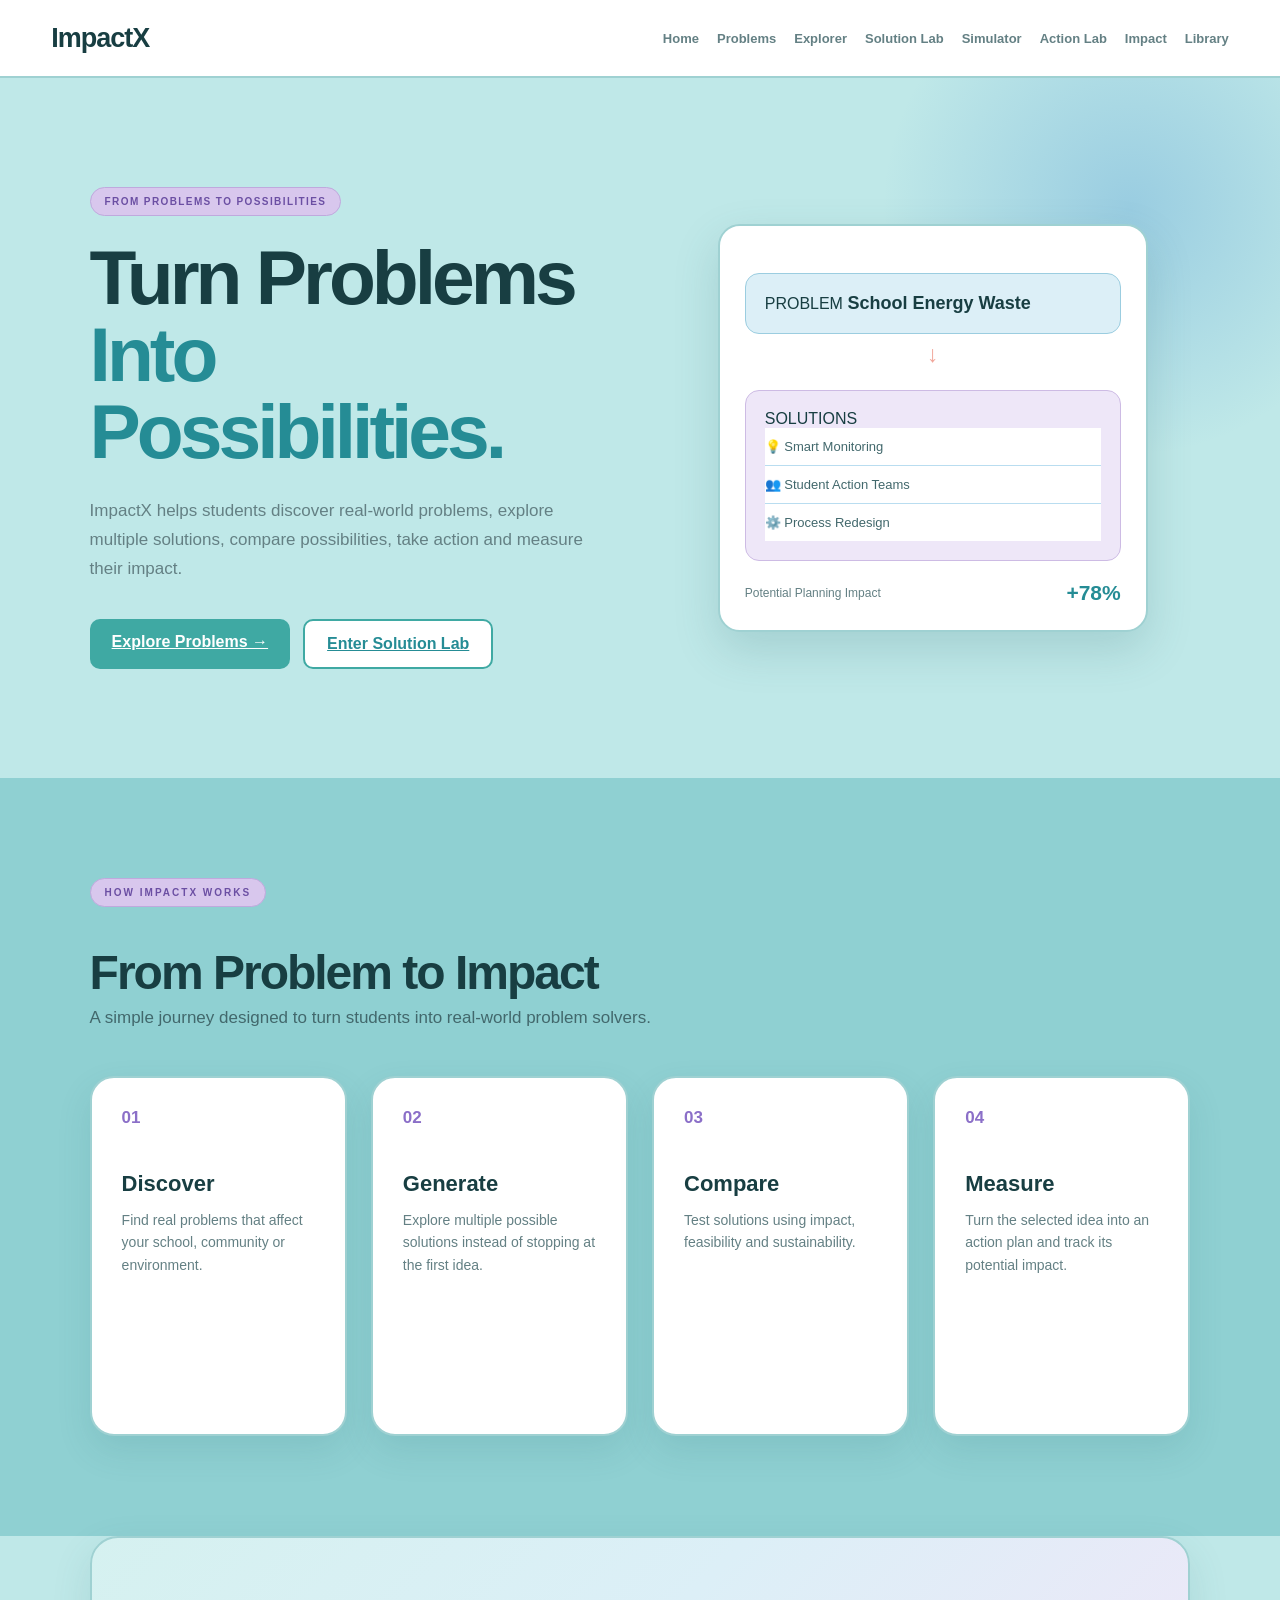
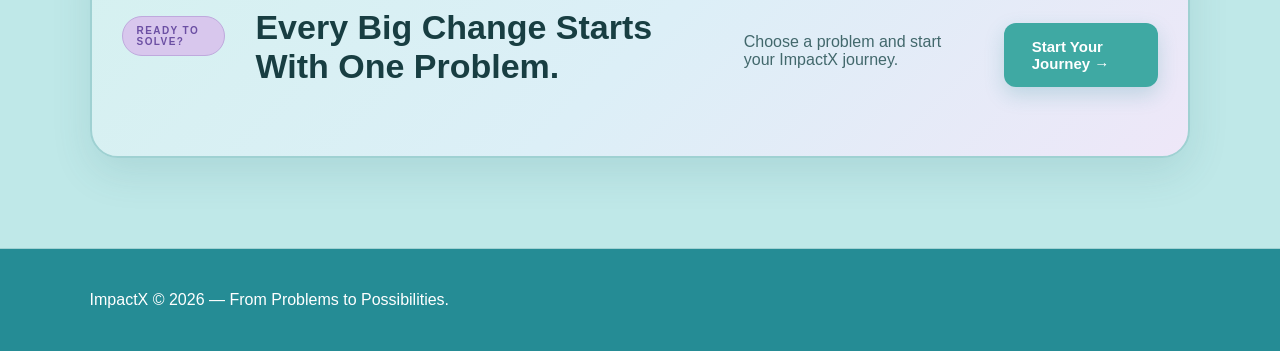
<file: index.html>
<!DOCTYPE html>
<html lang="en">
<head>
    <meta charset="UTF-8">
    <meta name="viewport" content="width=device-width, initial-scale=1.0">

    <title>ImpactX — From Problems to Possibilities</title>

    <link rel="stylesheet" href="style.css">
    <meta name="google-site-verification" content="mbmBNvGvPYNhKQhpjbVaiYT7-EYCNDh2XDILOkIAuVI" />
</head>

<body>

<nav class="navbar">

    <div class="logo">
        ImpactX
    </div>

    <div class="nav-links">

        <a href="index.html">Home</a>

        <a href="problems.html">Problems</a>

        <a href="explorer.html">Explorer</a>

        <a href="solutions.html">Solution Lab</a>

        <a href="simulator.html">Simulator</a>

        <a href="action.html">Action Lab</a>

        <a href="impact.html">Impact</a>

        <a href="library.html">Library</a>

    </div>

</nav>


<!-- HERO -->

<section class="hero">

    <div class="hero-content">

        <span class="badge">
            FROM PROBLEMS TO POSSIBILITIES
        </span>

        <h1>
            Turn Problems
            <span>Into Possibilities.</span>
        </h1>

        <p>
            ImpactX helps students discover real-world problems,
            explore multiple solutions, compare possibilities,
            take action and measure their impact.
        </p>

        <div class="hero-buttons">

            <a
                href="problems.html"
                class="primary-btn"
            >
                Explore Problems →
            </a>

            <a
                href="solutions.html"
                class="secondary-btn"
            >
                Enter Solution Lab
            </a>

        </div>

    </div>


    <!-- IMPACTX ENGINE -->

    <div class="hero-visual">

        <div class="impact-card">

            <div class="problem-node">

                <span>PROBLEM</span>

                <strong>
                    School Energy Waste
                </strong>

            </div>


            <div class="arrow">
                ↓
            </div>


            <div class="solution-node">

                <span>SOLUTIONS</span>

                <div class="mini-solution">
                    💡 Smart Monitoring
                </div>

                <div class="mini-solution">
                    👥 Student Action Teams
                </div>

                <div class="mini-solution">
                    ⚙️ Process Redesign
                </div>

            </div>


            <div class="impact-line">

                <span>
                    Potential Planning Impact
                </span>

                <strong>
                    +78%
                </strong>

            </div>

        </div>

    </div>

</section>


<!-- WORKFLOW -->

<section class="workflow">

    <div class="section-heading">

        <span class="badge">
            HOW IMPACTX WORKS
        </span>

        <h2>
            From Problem to Impact
        </h2>

        <p>
            A simple journey designed to turn students into
            real-world problem solvers.
        </p>

    </div>


    <div class="workflow-grid">

        <div class="workflow-card">

            <div class="number">
                01
            </div>

            <h3>
                Discover
            </h3>

            <p>
                Find real problems that affect your school,
                community or environment.
            </p>

        </div>


        <div class="workflow-card">

            <div class="number">
                02
            </div>

            <h3>
                Generate
            </h3>

            <p>
                Explore multiple possible solutions instead
                of stopping at the first idea.
            </p>

        </div>


        <div class="workflow-card">

            <div class="number">
                03
            </div>

            <h3>
                Compare
            </h3>

            <p>
                Test solutions using impact, feasibility
                and sustainability.
            </p>

        </div>


        <div class="workflow-card">

            <div class="number">
                04
            </div>

            <h3>
                Measure
            </h3>

            <p>
                Turn the selected idea into an action plan
                and track its potential impact.
            </p>

        </div>

    </div>

</section>


<!-- FINAL CTA -->

<section class="create-problem">

    <span class="badge">
        READY TO SOLVE?
    </span>

    <h2>
        Every Big Change Starts With One Problem.
    </h2>

    <p>
        Choose a problem and start your ImpactX journey.
    </p>

    <a
        href="problems.html"
        class="primary-btn"
        style="
            display:inline-block;
            text-decoration:none;
            margin-top:15px;
        "
    >
        Start Your Journey →
    </a>

</section>


<footer>

    <p>
        ImpactX © 2026 — From Problems to Possibilities.
    </p>

</footer>


<script src="script.js"></script>

</body>
</html>
</file>
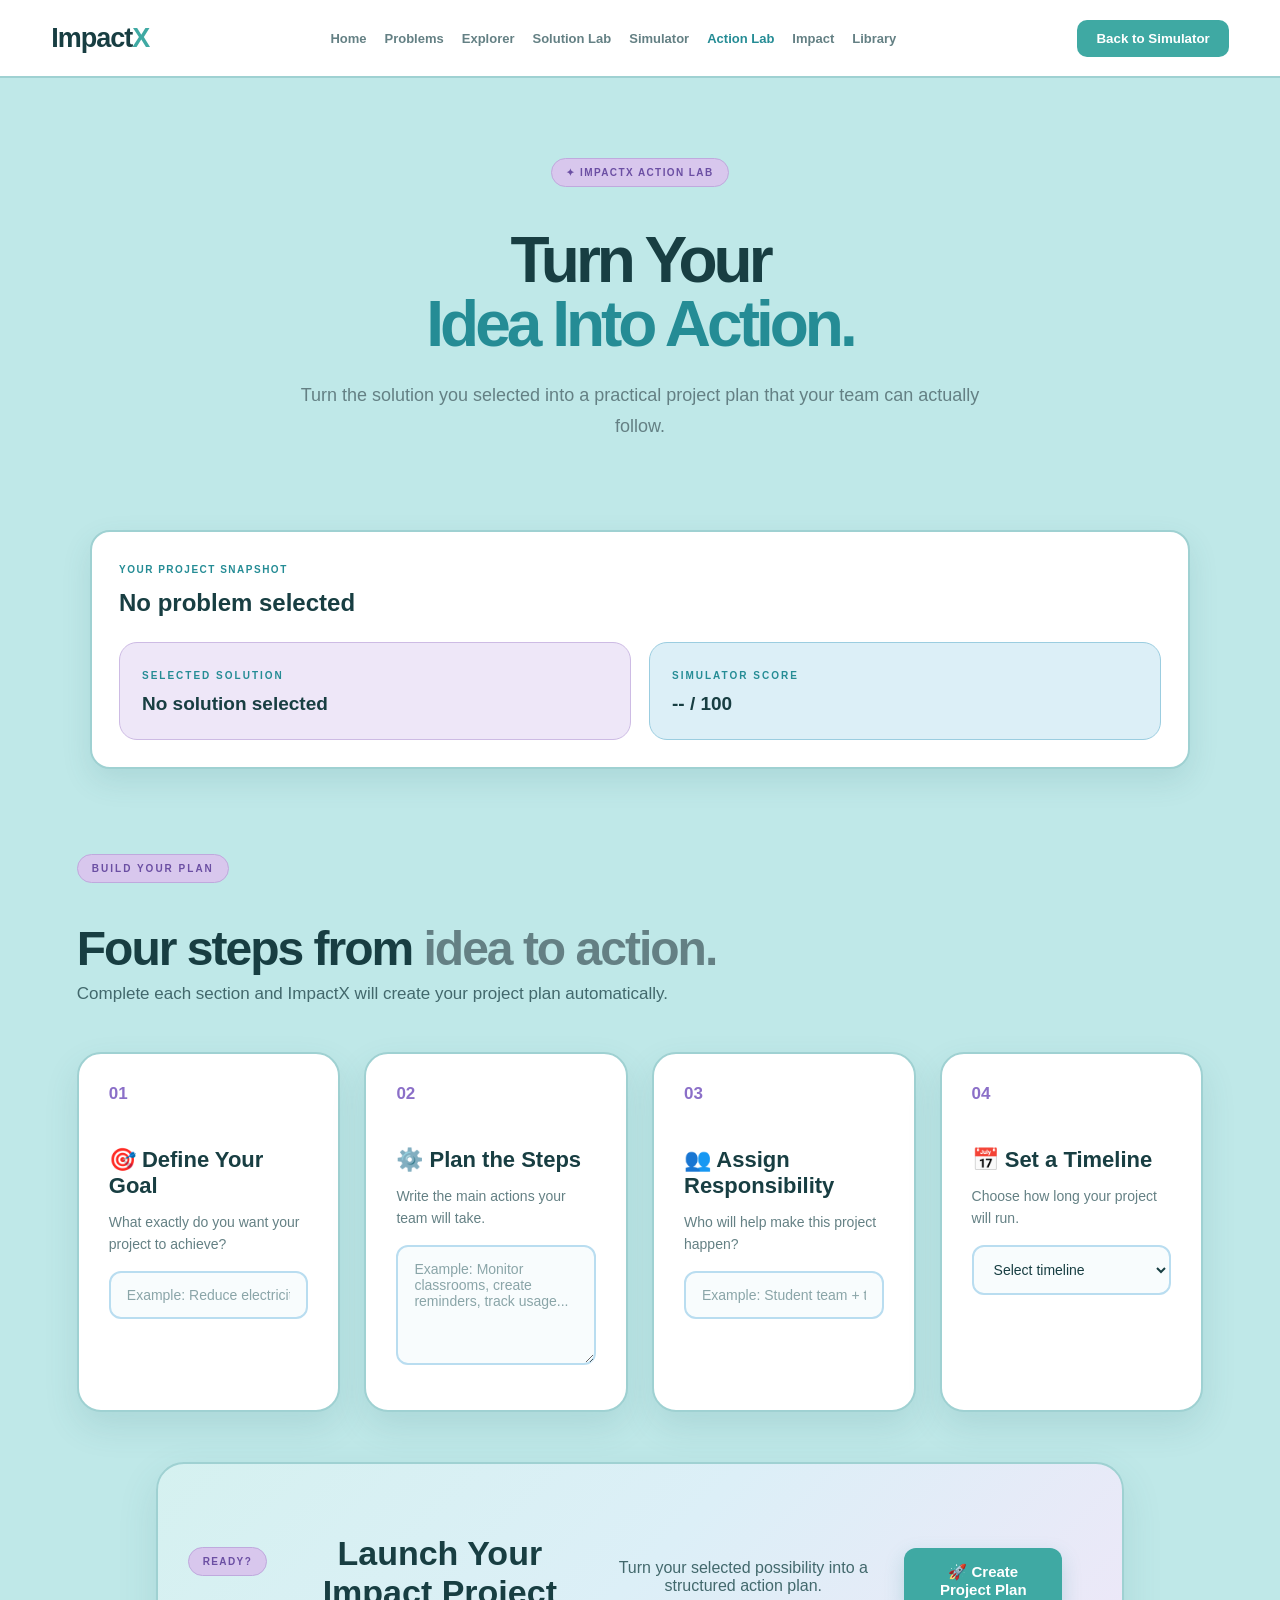
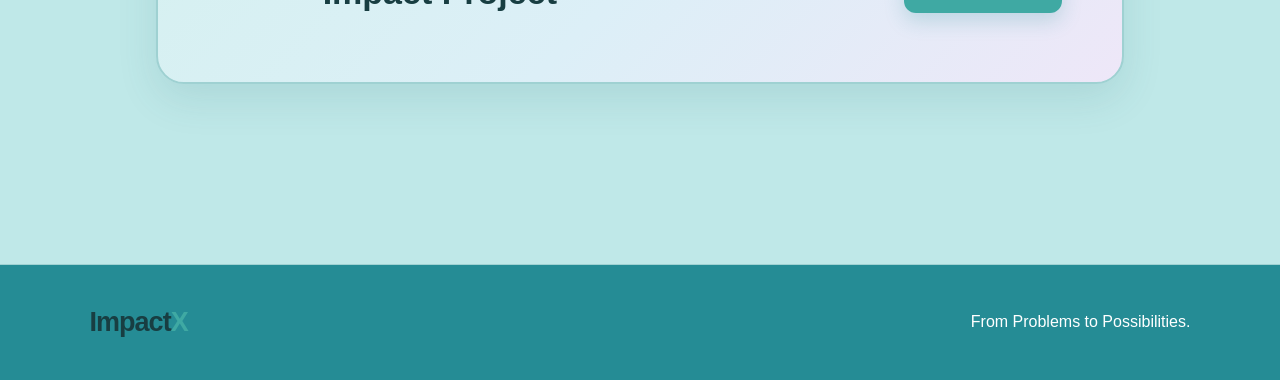
<file: action.html>
<!DOCTYPE html>
<html lang="en">

<head>
    <meta charset="UTF-8">

    <meta name="viewport"
          content="width=device-width, initial-scale=1.0">

    <title>ImpactX — Action Lab</title>

    <link rel="stylesheet" href="style.css">
</head>

<body>


<!-- ================= NAVBAR ================= -->

<header class="navbar">

    <div class="logo">
        Impact<span>X</span>
    </div>

    <nav class="nav-links">

        <a href="index.html">
            Home
        </a>

        <a href="problems.html">
            Problems
        </a>

        <a href="explorer.html">
            Explorer
        </a>

        <a href="solutions.html">
            Solution Lab
        </a>

        <a href="simulator.html">
            Simulator
        </a>

        <a href="action.html"
           class="active">
            Action Lab
        </a>

        <a href="impact.html">
            Impact
        </a>

        <a href="library.html">
            Library
        </a>

    </nav>

    <button class="nav-button"
            onclick="window.location.href='simulator.html'">

        Back to Simulator

    </button>

</header>


<main>


<!-- ================= HERO ================= -->

<section class="problem-hero">

    <div class="badge">
        ✦ IMPACTX ACTION LAB
    </div>

    <h1>
        Turn Your
        <span>Idea Into Action.</span>
    </h1>

    <p>
        Turn the solution you selected into a practical
        project plan that your team can actually follow.
    </p>

</section>


<!-- ================= PROJECT SNAPSHOT ================= -->

<section style="padding:20px 7% 35px;">

    <div class="problem-card"
         style="
            max-width:1100px;
            margin:auto;
            min-height:auto;
         ">

        <span class="problem-category">
            YOUR PROJECT SNAPSHOT
        </span>

        <h2 id="actionProblem"
            style="
                margin-top:12px;
                color:var(--text-heading);
            ">

            Loading...

        </h2>


        <div style="
            display:grid;
            grid-template-columns:
                repeat(2,minmax(0,1fr));
            gap:18px;
            margin-top:25px;
        ">


            <!-- SOLUTION -->

            <div style="
                padding:22px;
                border-radius:18px;
                background:#EEE7F8;
                border:1px solid #CDBBE4;
            ">

                <span class="section-label">
                    SELECTED SOLUTION
                </span>

                <h3 id="actionSolution"
                    style="margin-top:8px;">

                    Loading...

                </h3>

            </div>


            <!-- SCORE -->

            <div style="
                padding:22px;
                border-radius:18px;
                background:#DCEFF7;
                border:1px solid #9BCDE0;
            ">

                <span class="section-label">
                    SIMULATOR SCORE
                </span>

                <h3 id="actionScore"
                    style="
                        margin-top:8px;
                        color:#258C95;
                    ">

                    -- / 100

                </h3>

            </div>

        </div>

    </div>

</section>


<!-- ================= ACTION PLAN ================= -->

<section class="problem-section">

    <div class="section-heading">

        <span class="badge">
            BUILD YOUR PLAN
        </span>

        <h2>
            Four steps from
            <span>idea to action.</span>
        </h2>

        <p>
            Complete each section and ImpactX will create
            your project plan automatically.
        </p>

    </div>


    <div class="workflow-grid">


        <!-- ================= GOAL ================= -->

        <div class="workflow-card">

            <div class="number">
                01
            </div>

            <h3>
                🎯 Define Your Goal
            </h3>

            <p>
                What exactly do you want your project
                to achieve?
            </p>

            <input
                type="text"
                id="goalInput"
                placeholder="Example: Reduce electricity wastage"
            >

        </div>


        <!-- ================= STEPS ================= -->

        <div class="workflow-card">

            <div class="number">
                02
            </div>

            <h3>
                ⚙️ Plan the Steps
            </h3>

            <p>
                Write the main actions your team will take.
            </p>

            <textarea
                id="stepsInput"
                rows="5"
                placeholder="Example: Monitor classrooms, create reminders, track usage..."
            ></textarea>

        </div>


        <!-- ================= PEOPLE ================= -->

        <div class="workflow-card">

            <div class="number">
                03
            </div>

            <h3>
                👥 Assign Responsibility
            </h3>

            <p>
                Who will help make this project happen?
            </p>

            <input
                type="text"
                id="peopleInput"
                placeholder="Example: Student team + teachers"
            >

        </div>


        <!-- ================= TIMELINE ================= -->

        <div class="workflow-card">

            <div class="number">
                04
            </div>

            <h3>
                📅 Set a Timeline
            </h3>

            <p>
                Choose how long your project will run.
            </p>

            <select id="timelineInput">

                <option value="">
                    Select timeline
                </option>

                <option value="1 Week">
                    1 Week
                </option>

                <option value="2 Weeks">
                    2 Weeks
                </option>

                <option value="1 Month">
                    1 Month
                </option>

                <option value="3 Months">
                    3 Months
                </option>

            </select>

        </div>

    </div>


    <!-- ================= CREATE ================= -->

    <div class="create-problem"
         style="
            margin-top:50px;
            text-align:center;
         ">

        <span class="badge">
            READY?
        </span>

        <h2>
            Launch Your Impact Project
        </h2>

        <p>
            Turn your selected possibility into a
            structured action plan.
        </p>

        <button
            class="primary-btn"
            type="button"
            onclick="createProjectPlan()">

            🚀 Create Project Plan

        </button>

        <p id="projectMessage"></p>

    </div>


    <!-- ================= GENERATED PLAN ================= -->

    <div id="projectPlan"
         style="
            display:none;
            margin-top:50px;
            padding:45px;
            background:#FFFFFF;
            border:2px solid #9FD1D2;
            border-radius:28px;
            box-shadow:
                0 15px 40px
                rgba(37,100,105,0.14);
         ">


        <span class="badge">
            PROJECT CREATED
        </span>


        <h2 style="margin-top:18px;">
            🚀 Your ImpactX Project Plan
        </h2>


        <p id="planIntro"
           style="margin-top:10px;">
        </p>


        <!-- PLAN GRID -->

        <div style="
            display:grid;
            grid-template-columns:
                repeat(2,minmax(0,1fr));
            gap:20px;
            margin-top:30px;
        ">


            <!-- GOAL -->

            <div style="
                padding:25px;
                border-radius:18px;
                background:#DCEFF7;
            ">

                <strong>
                    🎯 Goal
                </strong>

                <p id="planGoal"></p>

            </div>


            <!-- STEPS -->

            <div style="
                padding:25px;
                border-radius:18px;
                background:#EEE7F8;
            ">

                <strong>
                    ⚙️ Action Steps
                </strong>

                <p id="planSteps"></p>

            </div>


            <!-- PEOPLE -->

            <div style="
                padding:25px;
                border-radius:18px;
                background:#D5F1F0;
            ">

                <strong>
                    👥 Responsibility
                </strong>

                <p id="planPeople"></p>

            </div>


            <!-- TIMELINE -->

            <div style="
                padding:25px;
                border-radius:18px;
                background:#F9E5E1;
            ">

                <strong>
                    📅 Timeline
                </strong>

                <p id="planTimeline"></p>

            </div>

        </div>


        <!-- SELECTED SOLUTION -->

        <div style="
            margin-top:20px;
            padding:25px;
            border-radius:18px;
            background:#E5F5F3;
        ">

            <strong>
                🏆 Selected Solution
            </strong>

            <p id="planSolution"></p>

        </div>


        <!-- SCORE -->

        <div style="
            margin-top:20px;
            padding:25px;
            border-radius:18px;
            background:#F0EAF8;
        ">

            <strong>
                📊 Simulator Evaluation
            </strong>

            <p id="planScore"></p>

        </div>


        <!-- NEXT STEP -->

        <div style="
            margin-top:30px;
            padding:22px;
            border-radius:18px;
            background:#F0EAF8;
        ">

            <strong>
                💡 ImpactX Next Step
            </strong>

            <p>
                Put your plan into action, observe what
                changes, and record the result in the
                Impact Dashboard.
            </p>

        </div>


        <div style="margin-top:30px;">

            <a
                href="impact.html"
                class="primary-btn"
                style="
                    display:inline-block;
                    text-decoration:none;
                "
            >

                View Impact Dashboard →

            </a>

        </div>

    </div>

</section>

</main>


<!-- ================= FOOTER ================= -->

<footer>

    <div class="logo">
        Impact<span>X</span>
    </div>

    <p>
        From Problems to Possibilities.
    </p>

</footer>


<script src="script.js"></script>


<script>

function loadActionSnapshot() {

    const problem =
        localStorage.getItem("selectedProblem");

    const solution =
        localStorage.getItem("bestSolution") ||
        localStorage.getItem("selectedSolution");

    const score =
        localStorage.getItem("bestScore");


    const problemElement =
        document.getElementById("actionProblem");

    const solutionElement =
        document.getElementById("actionSolution");

    const scoreElement =
        document.getElementById("actionScore");


    if (problemElement) {

        problemElement.textContent =
            problem || "No problem selected";

    }


    if (solutionElement) {

        solutionElement.textContent =
            solution || "No solution selected";

    }


    if (scoreElement) {

        scoreElement.textContent =
            score
                ? score + " / 100"
                : "-- / 100";

    }


    /* RESTORE PREVIOUS INPUTS */

    const savedGoal =
        localStorage.getItem("actionGoal");

    const savedSteps =
        localStorage.getItem("actionSteps");

    const savedPeople =
        localStorage.getItem("actionPeople");

    const savedTimeline =
        localStorage.getItem("actionTimeline");


    if (savedGoal) {

        document.getElementById("goalInput").value =
            savedGoal;

    }


    if (savedSteps) {

        document.getElementById("stepsInput").value =
            savedSteps;

    }


    if (savedPeople) {

        document.getElementById("peopleInput").value =
            savedPeople;

    }


    if (savedTimeline) {

        document.getElementById("timelineInput").value =
            savedTimeline;

    }

}


/* ================= CREATE PROJECT ================= */

function createProjectPlan() {

    const goal =
        document.getElementById("goalInput")
        .value.trim();

    const steps =
        document.getElementById("stepsInput")
        .value.trim();

    const people =
        document.getElementById("peopleInput")
        .value.trim();

    const timeline =
        document.getElementById("timelineInput")
        .value;


    const problem =
        localStorage.getItem("selectedProblem") ||
        "Your selected problem";

    const solution =
        localStorage.getItem("bestSolution") ||
        localStorage.getItem("selectedSolution") ||
        "Selected solution";

    const score =
        localStorage.getItem("bestScore") ||
        "0";


    /* VALIDATION */

    if (!goal || !steps || !people || !timeline) {

        const message =
            document.getElementById("projectMessage");

        message.textContent =
            "⚠️ Please complete all four sections first.";

        message.style.color =
            "#EA8F83";

        return;

    }


    /* SAVE */

    localStorage.setItem(
        "actionGoal",
        goal
    );

    localStorage.setItem(
        "actionSteps",
        steps
    );

    localStorage.setItem(
        "actionPeople",
        people
    );

    localStorage.setItem(
        "actionTimeline",
        timeline
    );

    localStorage.setItem(
        "projectCreated",
        "true"
    );


    /* MESSAGE */

    const message =
        document.getElementById("projectMessage");

    message.textContent =
        "✓ Your ImpactX project plan has been created!";

    message.style.color =
        "#258C95";


    /* PLAN CONTENT */

    document.getElementById("planIntro")
        .textContent =
        "Your project is focused on: " + problem;


    document.getElementById("planGoal")
        .textContent =
        goal;


    document.getElementById("planSteps")
        .textContent =
        steps;


    document.getElementById("planPeople")
        .textContent =
        people;


    document.getElementById("planTimeline")
        .textContent =
        timeline;


    document.getElementById("planSolution")
        .textContent =
        solution;


    document.getElementById("planScore")
        .textContent =
        score + " / 100";


    /* SHOW PLAN */

    const plan =
        document.getElementById("projectPlan");

    plan.style.display =
        "block";


    /* SAVE PROJECT TIMESTAMP */

    localStorage.setItem(
        "projectCreatedAt",
        new Date().toISOString()
    );


    /* SCROLL */

    setTimeout(function() {

        plan.scrollIntoView({
            behavior:"smooth",
            block:"start"
        });

    },100);

}


/* START */

loadActionSnapshot();

</script>


</body>
</html>
</file>
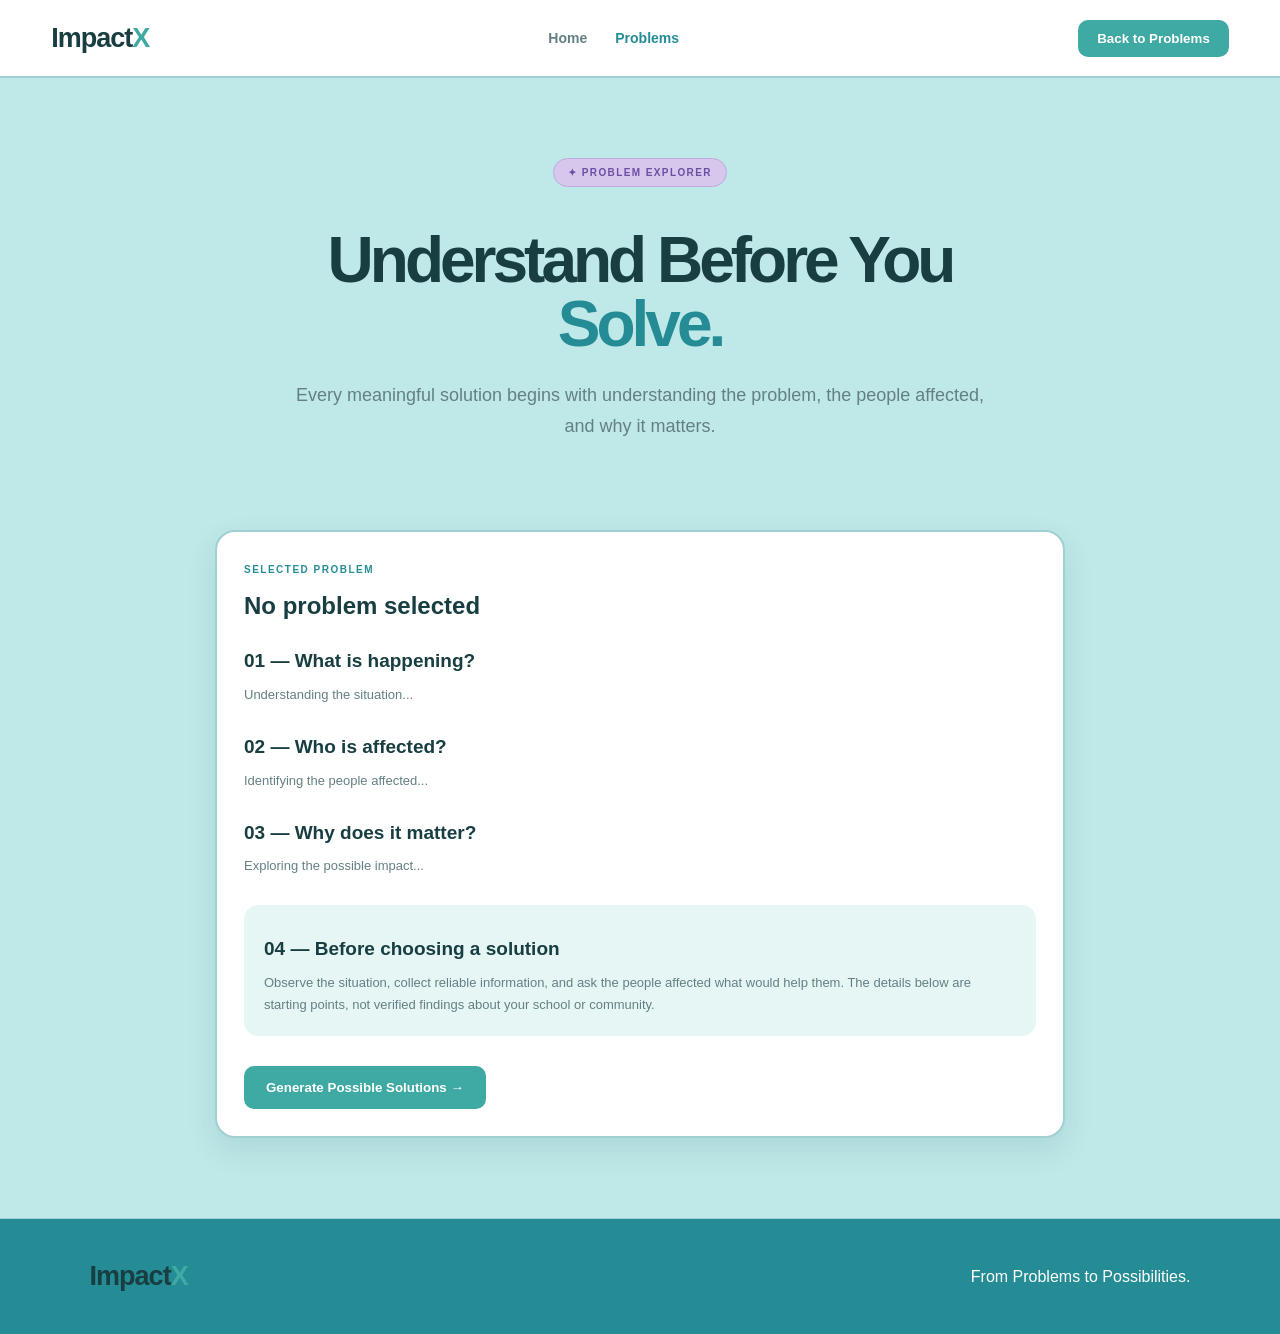
<file: explorer.html>
<!DOCTYPE html>
<html lang="en">
<head>
    <meta charset="UTF-8">
    <meta name="viewport" content="width=device-width, initial-scale=1.0">
    <title>ImpactX — Problem Explorer</title>
    <link rel="stylesheet" href="style.css">
</head>
<body>

<header class="navbar">
    <div class="logo">Impact<span>X</span></div>
    <nav>
        <a href="index.html">Home</a>
        <a href="problems.html" class="active">Problems</a>
    </nav>
    <button class="nav-button"
        onclick="window.location.href='problems.html'">
        Back to Problems
    </button>
</header>

<main>
    <section class="problem-hero">
        <div class="badge">✦ PROBLEM EXPLORER</div>
        <h1>Understand Before You <span>Solve.</span></h1>
        <p>
            Every meaningful solution begins with understanding
            the problem, the people affected, and why it matters.
        </p>
    </section>

    <section style="padding: 20px 7% 80px;">
        <div class="problem-card"
             style="max-width:850px; margin:auto; min-height:auto;">

            <span class="problem-category">SELECTED PROBLEM</span>

            <h2 id="problemTitle"
                style="margin-top:15px; color:var(--text-heading);">
                Loading your problem...
            </h2>

            <div style="margin-top:28px;">
                <h3>01 — What is happening?</h3>
                <p id="problemDescription"
                   style="margin-top:10px; line-height:1.7; color:var(--text-muted);">
                    Understanding the situation...
                </p>
            </div>

            <div style="margin-top:28px;">
                <h3>02 — Who is affected?</h3>
                <p id="problemPeople"
                   style="margin-top:10px; line-height:1.7; color:var(--text-muted);">
                    Identifying the people affected...
                </p>
            </div>

            <div style="margin-top:28px;">
                <h3>03 — Why does it matter?</h3>
                <p id="problemImpact"
                   style="margin-top:10px; line-height:1.7; color:var(--text-muted);">
                    Exploring the possible impact...
                </p>
            </div>

            <div style="margin-top:28px; padding:20px;
                        background:var(--surface-soft);
                        border-radius:14px;">
                <h3>04 — Before choosing a solution</h3>
                <p style="margin-top:10px; line-height:1.7;
                          color:var(--text-muted);">
                    Observe the situation, collect reliable information,
                    and ask the people affected what would help them.
                    The details below are starting points, not verified
                    findings about your school or community.
                </p>
            </div>

            <button class="primary-btn"
                style="margin-top:30px;"
                onclick="window.location.href='solutions.html'">
                Generate Possible Solutions →
            </button>

        </div>
    </section>
</main>

<footer>
    <div class="logo">Impact<span>X</span></div>
    <p>From Problems to Possibilities.</p>
</footer>

<script src="script.js"></script>
</body>
</html>
</file>
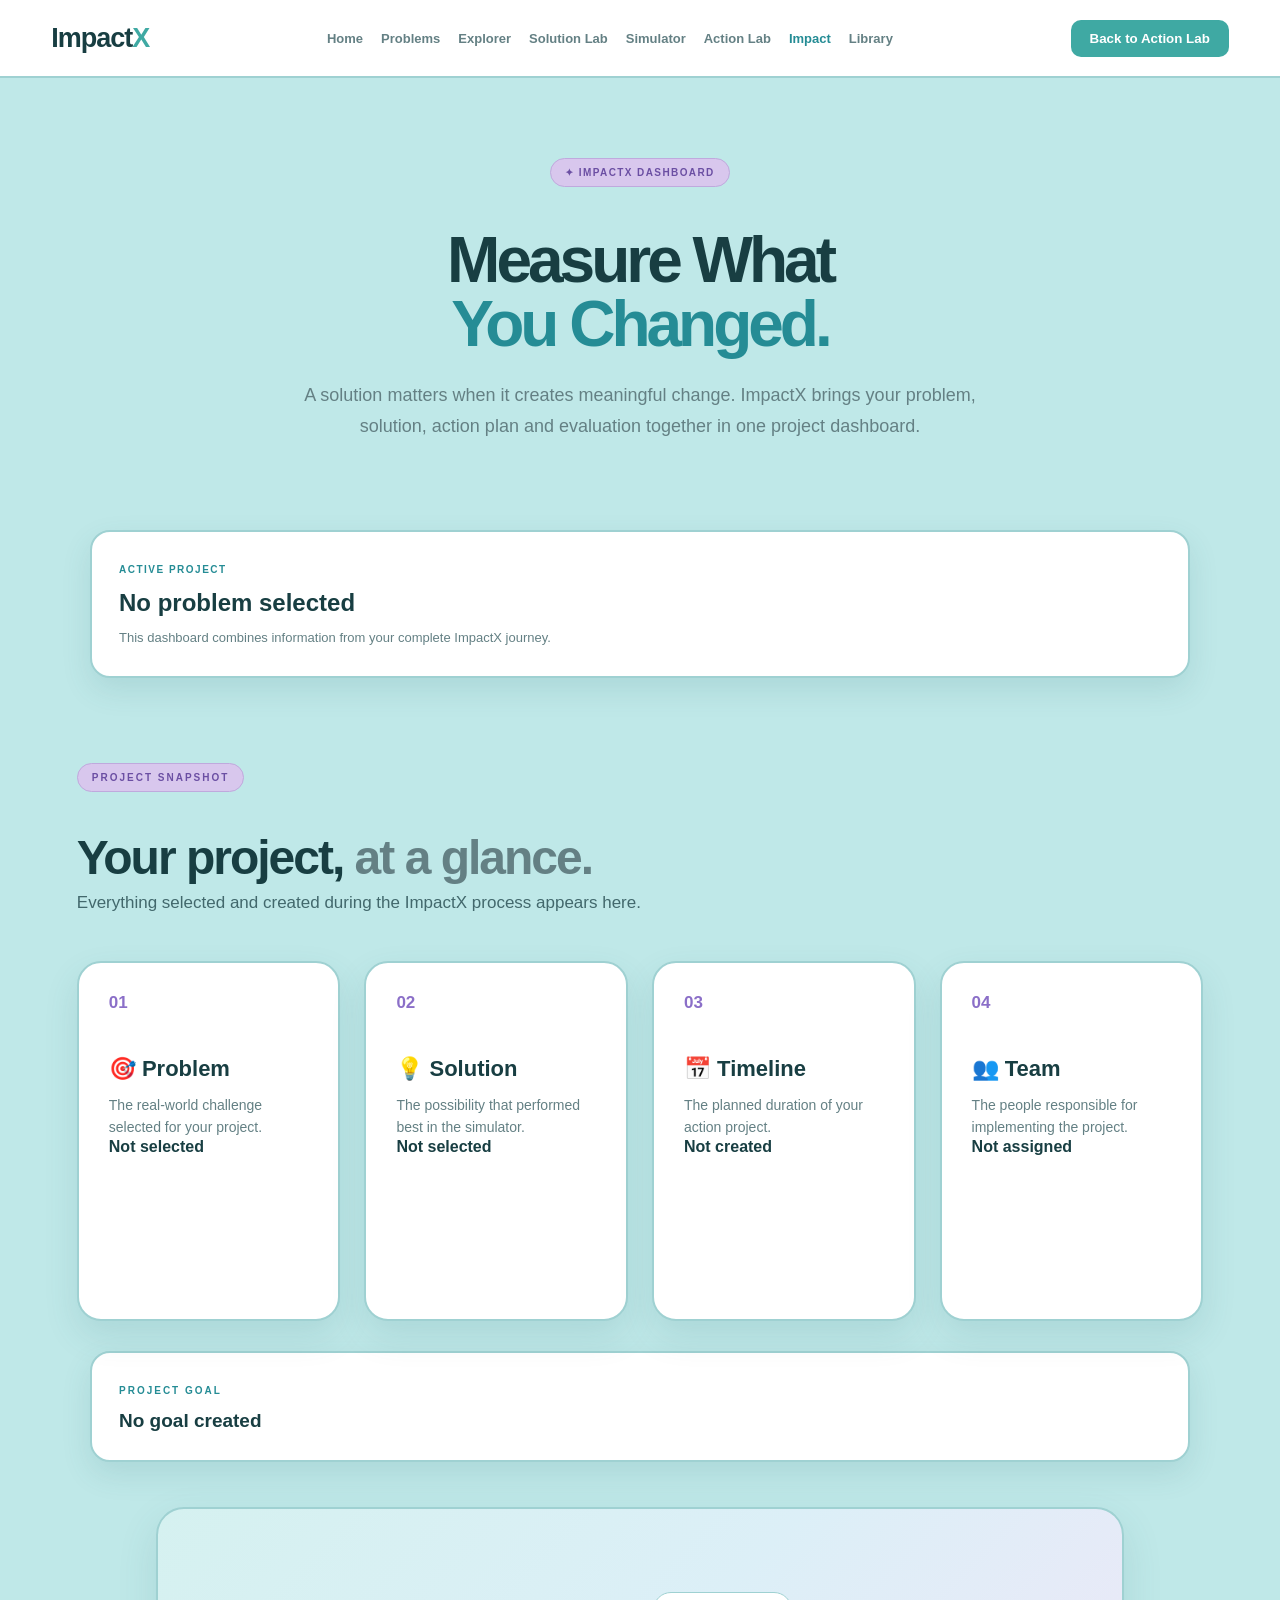
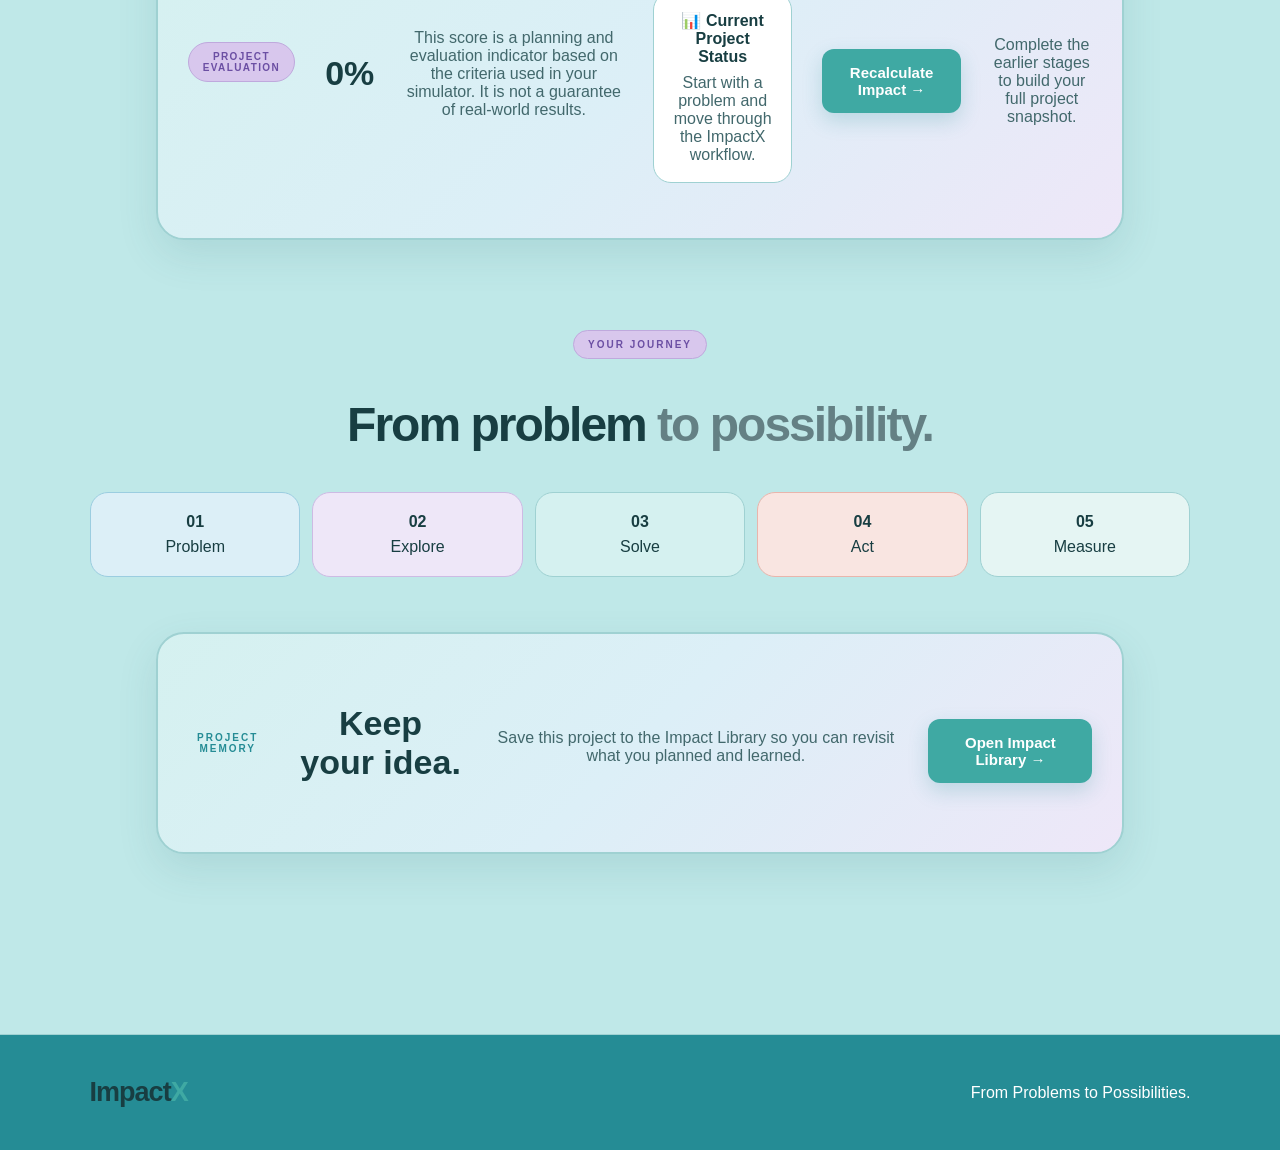
<file: impact.html>
<!DOCTYPE html>
<html lang="en">

<head>

    <meta charset="UTF-8">

    <meta name="viewport"
          content="width=device-width, initial-scale=1.0">

    <title>ImpactX — Impact Dashboard</title>

    <link rel="stylesheet"
          href="style.css">

</head>


<body>


<!-- ================= NAVBAR ================= -->

<header class="navbar">

    <div class="logo">
        Impact<span>X</span>
    </div>


    <nav class="nav-links">

        <a href="index.html">
            Home
        </a>

        <a href="problems.html">
            Problems
        </a>

        <a href="explorer.html">
            Explorer
        </a>

        <a href="solutions.html">
            Solution Lab
        </a>

        <a href="simulator.html">
            Simulator
        </a>

        <a href="action.html">
            Action Lab
        </a>

        <a href="impact.html"
           class="active">
            Impact
        </a>

        <a href="library.html">
            Library
        </a>

    </nav>


    <button class="nav-button"
            onclick="window.location.href='action.html'">

        Back to Action Lab

    </button>

</header>



<main>


<!-- ================= HERO ================= -->

<section class="problem-hero">

    <div class="badge">
        ✦ IMPACTX DASHBOARD
    </div>


    <h1>
        Measure What
        <span>You Changed.</span>
    </h1>


    <p>
        A solution matters when it creates meaningful change.
        ImpactX brings your problem, solution, action plan and
        evaluation together in one project dashboard.
    </p>

</section>



<!-- ================= PROJECT HEADER ================= -->

<section style="padding:20px 7% 35px;">

    <div class="problem-card"
         style="
            max-width:1100px;
            margin:auto;
            min-height:auto;
         ">

        <span class="problem-category">
            ACTIVE PROJECT
        </span>


        <h2 id="impactProblem"
            style="
                margin-top:12px;
                color:var(--text-heading);
            ">

            Loading...

        </h2>


        <p style="
            margin-top:10px;
            color:var(--text-muted);
        ">

            This dashboard combines information from
            your complete ImpactX journey.

        </p>

    </div>

</section>



<!-- ================= PROJECT SNAPSHOT ================= -->

<section class="problem-section"
         style="padding-top:20px;">


    <div class="section-heading">

        <span class="badge">
            PROJECT SNAPSHOT
        </span>


        <h2>
            Your project,
            <span>at a glance.</span>
        </h2>


        <p>
            Everything selected and created during
            the ImpactX process appears here.
        </p>

    </div>



    <div class="workflow-grid">


        <!-- PROBLEM -->

        <div class="workflow-card">

            <div class="number">
                01
            </div>


            <h3>
                🎯 Problem
            </h3>


            <p>
                The real-world challenge selected
                for your project.
            </p>


            <strong id="dashboardProblem">
                Loading...
            </strong>

        </div>



        <!-- SOLUTION -->

        <div class="workflow-card">

            <div class="number">
                02
            </div>


            <h3>
                💡 Solution
            </h3>


            <p>
                The possibility that performed best
                in the simulator.
            </p>


            <strong id="dashboardSolution">
                Loading...
            </strong>

        </div>



        <!-- TIMELINE -->

        <div class="workflow-card">

            <div class="number">
                03
            </div>


            <h3>
                📅 Timeline
            </h3>


            <p>
                The planned duration of your
                action project.
            </p>


            <strong id="dashboardTimeline">
                Loading...
            </strong>

        </div>



        <!-- TEAM -->

        <div class="workflow-card">

            <div class="number">
                04
            </div>


            <h3>
                👥 Team
            </h3>


            <p>
                The people responsible for
                implementing the project.
            </p>


            <strong id="dashboardPeople">
                Loading...
            </strong>

        </div>

    </div>



    <!-- ================= GOAL ================= -->

    <div class="problem-card"
         style="
            max-width:1100px;
            margin:30px auto 0;
            min-height:auto;
         ">


        <span class="section-label">
            PROJECT GOAL
        </span>


        <h3 id="dashboardGoal"
            style="
                margin-top:10px;
                color:var(--text-heading);
            ">

            Loading...

        </h3>


    </div>



    <!-- ================= IMPACT RESULT ================= -->

    <div class="create-problem impact-result"
         style="
            margin-top:45px;
            text-align:center;
         ">


        <span class="badge">
            PROJECT EVALUATION
        </span>


        <h2 id="impactScore"
            style="
                font-size:64px;
                margin:15px 0 5px;
                color:#258C95;
            ">

            0%

        </h2>


        <p style="
            max-width:700px;
            margin:0 auto;
        ">

            This score is a planning and evaluation indicator
            based on the criteria used in your simulator.
            It is not a guarantee of real-world results.

        </p>


        <!-- STATUS -->

        <div style="
            max-width:650px;
            margin:28px auto 0;
            padding:18px;
            border-radius:18px;
            background:#FFFFFF;
            border:1px solid #9FD1D2;
        ">

            <strong>
                📊 Current Project Status
            </strong>


            <p id="impactStatus"
               style="
                    margin-top:8px;
                    color:#42686C;
               ">

                Loading...

            </p>

        </div>


        <button class="primary-btn"
                style="margin-top:22px;"
                onclick="updateImpact()">

            Recalculate Impact →

        </button>


        <p id="impactMessage"
           style="margin-top:15px;">
        </p>

    </div>



    <!-- ================= PROJECT JOURNEY ================= -->

    <div style="
        max-width:1100px;
        margin:55px auto 0;
    ">


        <div class="section-heading"
             style="text-align:center;">

            <span class="badge">
                YOUR JOURNEY
            </span>


            <h2>
                From problem
                <span>to possibility.</span>
            </h2>

        </div>


        <div style="
            display:grid;
            grid-template-columns:
                repeat(5,minmax(0,1fr));
            gap:12px;
            margin-top:30px;
        ">


            <div style="
                padding:20px 12px;
                text-align:center;
                border-radius:18px;
                background:#DCEFF7;
                border:1px solid #9BCDE0;
            ">

                <strong>01</strong>

                <p style="margin-top:7px;">
                    Problem
                </p>

            </div>


            <div style="
                padding:20px 12px;
                text-align:center;
                border-radius:18px;
                background:#EEE7F8;
                border:1px solid #CDBBE4;
            ">

                <strong>02</strong>

                <p style="margin-top:7px;">
                    Explore
                </p>

            </div>


            <div style="
                padding:20px 12px;
                text-align:center;
                border-radius:18px;
                background:#D5F1F0;
                border:1px solid #9FD1D2;
            ">

                <strong>03</strong>

                <p style="margin-top:7px;">
                    Solve
                </p>

            </div>


            <div style="
                padding:20px 12px;
                text-align:center;
                border-radius:18px;
                background:#F9E5E1;
                border:1px solid #E9B5AC;
            ">

                <strong>04</strong>

                <p style="margin-top:7px;">
                    Act
                </p>

            </div>


            <div style="
                padding:20px 12px;
                text-align:center;
                border-radius:18px;
                background:#E5F5F3;
                border:1px solid #9FD1D2;
            ">

                <strong>05</strong>

                <p style="margin-top:7px;">
                    Measure
                </p>

            </div>

        </div>

    </div>



    <!-- ================= NEXT STEP ================= -->

    <div class="create-problem"
         style="
            margin-top:55px;
            text-align:center;
         ">


        <span class="section-label">
            PROJECT MEMORY
        </span>


        <h2>
            Keep your idea.
        </h2>


        <p>
            Save this project to the Impact Library so
            you can revisit what you planned and learned.
        </p>


        <button class="primary-btn"
                onclick="window.location.href='library.html'">

            Open Impact Library →

        </button>

    </div>


</section>

</main>



<!-- ================= FOOTER ================= -->

<footer>

    <div class="logo">
        Impact<span>X</span>
    </div>


    <p>
        From Problems to Possibilities.
    </p>

</footer>



<script src="script.js"></script>


<script>

/* =========================================
   IMPACT DASHBOARD
   ========================================= */

function loadImpactPage() {

    const problem =
        localStorage.getItem("selectedProblem");

    const solution =
        localStorage.getItem("bestSolution") ||
        localStorage.getItem("selectedSolution");

    const score =
        Number(
            localStorage.getItem("bestScore") || 0
        );

    const timeline =
        localStorage.getItem("actionTimeline");

    const people =
        localStorage.getItem("actionPeople");

    const goal =
        localStorage.getItem("actionGoal");


    /* PROBLEM */

    const impactProblem =
        document.getElementById("impactProblem");

    if (impactProblem) {

        impactProblem.textContent =
            problem || "No problem selected";

    }


    /* SNAPSHOT */

    const dashboardProblem =
        document.getElementById("dashboardProblem");

    const dashboardSolution =
        document.getElementById("dashboardSolution");

    const dashboardTimeline =
        document.getElementById("dashboardTimeline");

    const dashboardPeople =
        document.getElementById("dashboardPeople");

    const dashboardGoal =
        document.getElementById("dashboardGoal");


    if (dashboardProblem) {

        dashboardProblem.textContent =
            problem || "Not selected";

    }


    if (dashboardSolution) {

        dashboardSolution.textContent =
            solution || "Not selected";

    }


    if (dashboardTimeline) {

        dashboardTimeline.textContent =
            timeline || "Not created";

    }


    if (dashboardPeople) {

        dashboardPeople.textContent =
            people || "Not assigned";

    }


    if (dashboardGoal) {

        dashboardGoal.textContent =
            goal || "No goal created";

    }


    /* SCORE */

    const impactScore =
        document.getElementById("impactScore");

    if (impactScore) {

        impactScore.textContent =
            score + "%";

    }


    /* STATUS */

    const status =
        document.getElementById("impactStatus");


    if (status) {

        if (
            problem &&
            solution &&
            goal &&
            timeline &&
            people
        ) {

            status.textContent =
                "✓ Project plan complete — ready for real-world implementation.";

        } else if (problem && solution) {

            status.textContent =
                "Your problem and solution are selected. Complete the Action Lab to finish the project plan.";

        } else {

            status.textContent =
                "Start with a problem and move through the ImpactX workflow.";

        }

    }


    /* MESSAGE */

    const message =
        document.getElementById("impactMessage");


    if (message) {

        if (
            problem &&
            solution &&
            goal &&
            timeline &&
            people
        ) {

            message.textContent =
                "✓ Your complete ImpactX project snapshot is ready.";

        } else {

            message.textContent =
                "Complete the earlier stages to build your full project snapshot.";

        }

    }

}


/* =========================================
   RECALCULATE
   ========================================= */

function updateImpact() {

    const score =
        Number(
            localStorage.getItem("bestScore") || 0
        );


    const impactScore =
        document.getElementById("impactScore");


    if (impactScore) {

        impactScore.textContent =
            score + "%";

    }


    const message =
        document.getElementById("impactMessage");


    if (message) {

        message.textContent =
            "✓ Impact evaluation refreshed from your simulator.";

    }

}


/* START */

loadImpactPage();

</script>


</body>
</html>
</file>
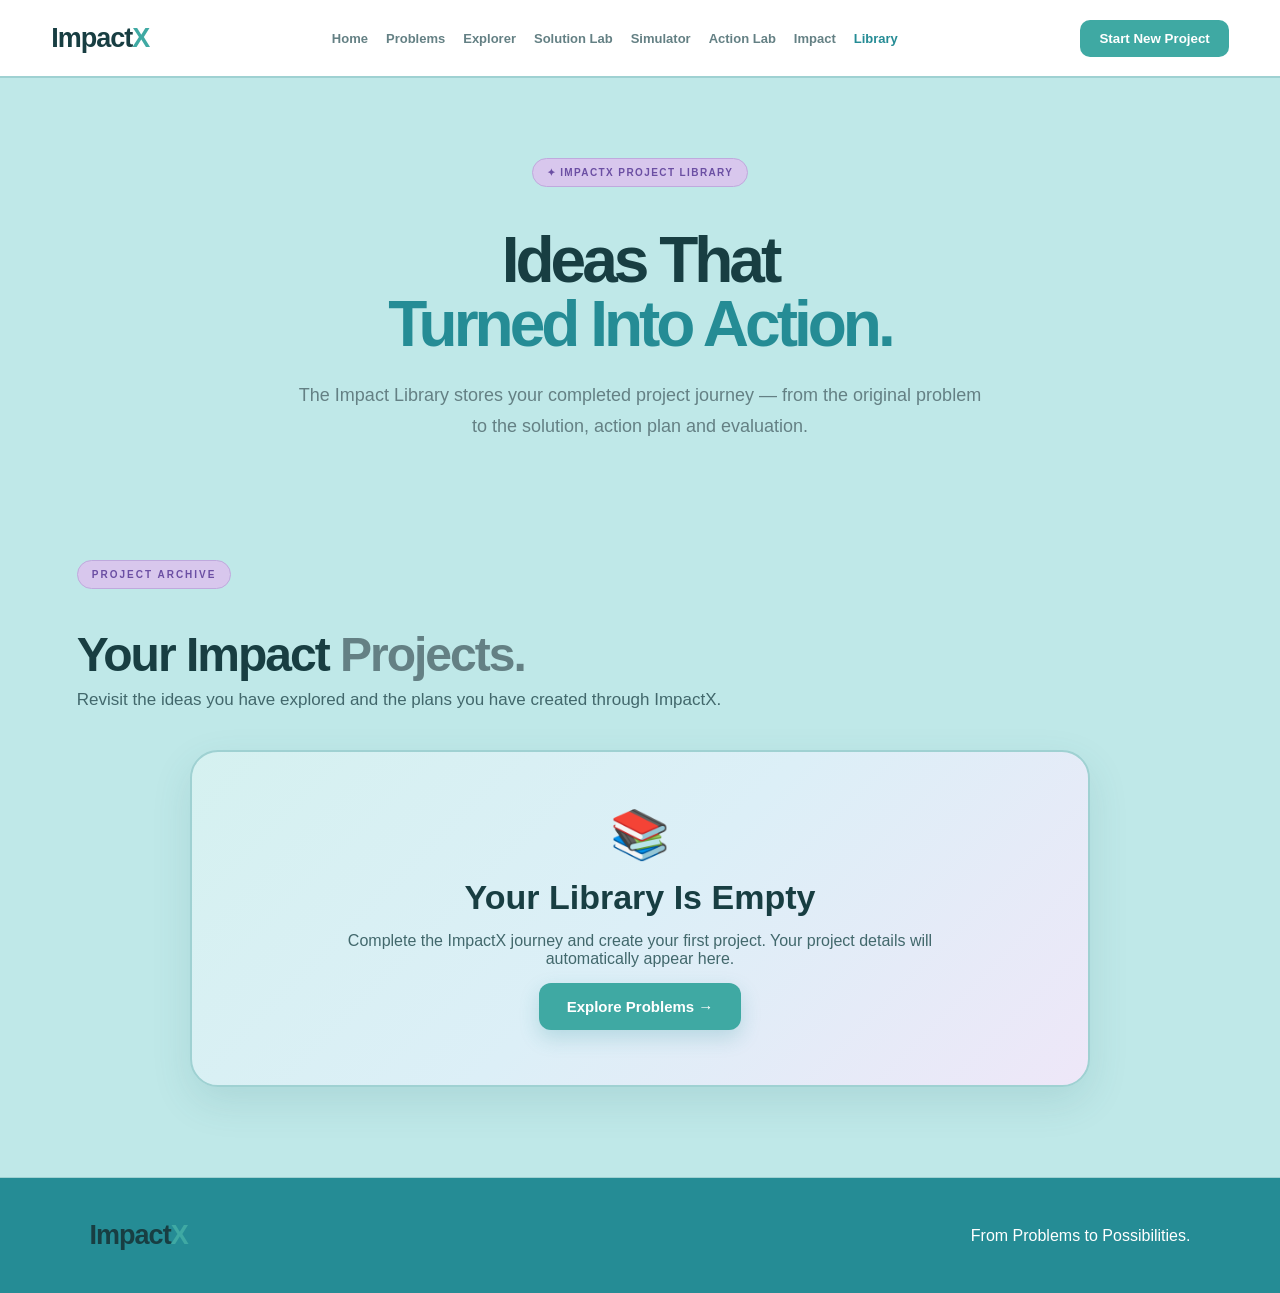
<file: library.html>
<!DOCTYPE html>
<html lang="en">

<head>

    <meta charset="UTF-8">

    <meta name="viewport"
          content="width=device-width, initial-scale=1.0">

    <title>ImpactX — Impact Library</title>

    <link rel="stylesheet"
          href="style.css">

</head>


<body>


<!-- ================= NAVBAR ================= -->

<header class="navbar">

    <div class="logo">
        Impact<span>X</span>
    </div>


    <nav class="nav-links">

        <a href="index.html">
            Home
        </a>

        <a href="problems.html">
            Problems
        </a>

        <a href="explorer.html">
            Explorer
        </a>

        <a href="solutions.html">
            Solution Lab
        </a>

        <a href="simulator.html">
            Simulator
        </a>

        <a href="action.html">
            Action Lab
        </a>

        <a href="impact.html">
            Impact
        </a>

        <a href="library.html"
           class="active">
            Library
        </a>

    </nav>


    <button class="nav-button"
            onclick="window.location.href='problems.html'">

        Start New Project

    </button>

</header>



<main>


<!-- ================= HERO ================= -->

<section class="problem-hero">

    <div class="badge">
        ✦ IMPACTX PROJECT LIBRARY
    </div>


    <h1>
        Ideas That
        <span>Turned Into Action.</span>
    </h1>


    <p>
        The Impact Library stores your completed project
        journey — from the original problem to the solution,
        action plan and evaluation.
    </p>

</section>



<!-- ================= LIBRARY ================= -->

<section class="problem-section">


    <div class="section-heading">

        <span class="badge">
            PROJECT ARCHIVE
        </span>


        <h2>
            Your Impact
            <span>Projects.</span>
        </h2>


        <p>
            Revisit the ideas you have explored and the
            plans you have created through ImpactX.
        </p>

    </div>



    <!-- ================= EMPTY STATE ================= -->

    <div id="libraryEmpty"
         class="create-problem"
         style="
            text-align:center;
            max-width:900px;
            margin:auto;
         ">


        <div style="
            font-size:48px;
            margin-bottom:15px;
        ">
            📚
        </div>


        <h2>
            Your Library Is Empty
        </h2>


        <p>
            Complete the ImpactX journey and create your
            first project. Your project details will
            automatically appear here.
        </p>


        <a href="problems.html"
           class="primary-btn"
           style="
                display:inline-block;
                text-decoration:none;
                margin-top:18px;
           ">

            Explore Problems →

        </a>

    </div>



    <!-- ================= PROJECT LIBRARY ================= -->

    <div id="projectLibrary"
         style="display:none;">


        <!-- PROJECT HEADER -->

        <div class="problem-card"
             style="
                max-width:1100px;
                margin:0 auto 30px;
                min-height:auto;
             ">


            <span class="problem-category">
                SAVED PROJECT
            </span>


            <h2 id="libraryProjectTitle"
                style="
                    margin-top:12px;
                    color:var(--text-heading);
                ">

                ImpactX Project

            </h2>


            <p id="libraryProjectDate"
               style="
                    margin-top:8px;
                    color:var(--text-muted);
               ">

                Project created through ImpactX.

            </p>

        </div>



        <!-- ================= PROJECT DETAILS ================= -->

        <div class="workflow-grid">


            <!-- PROBLEM -->

            <div class="workflow-card">

                <div class="number">
                    01
                </div>


                <h3>
                    🎯 Problem
                </h3>


                <p>
                    The real-world challenge your
                    project is addressing.
                </p>


                <strong id="libraryProblem">
                    —
                </strong>

            </div>



            <!-- SOLUTION -->

            <div class="workflow-card">

                <div class="number">
                    02
                </div>


                <h3>
                    💡 Solution
                </h3>


                <p>
                    The possibility selected through
                    the Solution Lab and Simulator.
                </p>


                <strong id="librarySolution">
                    —
                </strong>

            </div>



            <!-- GOAL -->

            <div class="workflow-card">

                <div class="number">
                    03
                </div>


                <h3>
                    🎯 Project Goal
                </h3>


                <p>
                    The main objective created
                    in the Action Lab.
                </p>


                <strong id="libraryGoal">
                    —
                </strong>

            </div>



            <!-- SCORE -->

            <div class="workflow-card">

                <div class="number">
                    04
                </div>


                <h3>
                    📊 Evaluation
                </h3>


                <p>
                    The current planning indicator
                    from the simulator.
                </p>


                <strong id="libraryScore">
                    0%
                </strong>

            </div>

        </div>



        <!-- ================= ADDITIONAL DETAILS ================= -->

        <div style="
            display:grid;
            grid-template-columns:
                repeat(2,minmax(0,1fr));
            gap:20px;
            max-width:1100px;
            margin:30px auto 0;
        ">


            <!-- TEAM -->

            <div class="problem-card"
                 style="
                    min-height:auto;
                 ">


                <span class="section-label">
                    TEAM
                </span>


                <h3 id="libraryPeople"
                    style="
                        margin-top:10px;
                        color:var(--text-heading);
                    ">

                    Not assigned

                </h3>


                <p>
                    People responsible for
                    implementing the project.
                </p>

            </div>



            <!-- TIMELINE -->

            <div class="problem-card"
                 style="
                    min-height:auto;
                 ">


                <span class="section-label">
                    TIMELINE
                </span>


                <h3 id="libraryTimeline"
                    style="
                        margin-top:10px;
                        color:var(--text-heading);
                    ">

                    Not created

                </h3>


                <p>
                    Planned duration of the
                    action project.
                </p>

            </div>

        </div>



        <!-- ================= STATUS ================= -->

        <div class="create-problem"
             style="
                margin-top:45px;
                text-align:center;
             ">


            <span class="badge">
                PROJECT STATUS
            </span>


            <h2 id="libraryStatus">
                🚀 Project Ready for Action
            </h2>


            <p id="libraryStatusText">
                Your ImpactX project plan has been
                successfully created.
            </p>


            <div style="
                max-width:700px;
                margin:25px auto 0;
                padding:18px;
                border-radius:18px;
                background:#FFFFFF;
                border:1px solid #9FD1D2;
            ">

                <strong>
                    IMPACTX WORKFLOW
                </strong>


                <p style="margin-top:8px;">
                    Problem → Explore → Solve → Act → Measure
                </p>

            </div>


            <div style="
                margin-top:25px;
                display:flex;
                justify-content:center;
                gap:12px;
                flex-wrap:wrap;
            ">


                <a href="impact.html"
                   class="primary-btn"
                   style="
                        display:inline-block;
                        text-decoration:none;
                   ">

                    View Impact Dashboard →

                </a>


                <a href="problems.html"
                   class="secondary-btn"
                   style="
                        display:inline-block;
                        text-decoration:none;
                        padding:14px 22px;
                        border-radius:12px;
                   ">

                    Start Another Project

                </a>

            </div>

        </div>

    </div>

</section>

</main>



<!-- ================= FOOTER ================= -->

<footer>

    <div class="logo">
        Impact<span>X</span>
    </div>


    <p>
        From Problems to Possibilities.
    </p>

</footer>



<script src="script.js"></script>


<script>

/* =========================================
   IMPACT LIBRARY
   ========================================= */

function loadLibrary() {

    const projectCreated =
        localStorage.getItem("projectCreated");


    const empty =
        document.getElementById("libraryEmpty");


    const library =
        document.getElementById("projectLibrary");


    /* ================= EMPTY STATE ================= */

    if (projectCreated !== "true") {

        if (empty) {
            empty.style.display = "block";
        }

        if (library) {
            library.style.display = "none";
        }

        return;
    }


    /* ================= SHOW PROJECT ================= */

    if (empty) {
        empty.style.display = "none";
    }


    if (library) {
        library.style.display = "block";
    }


    /* ================= GET DATA ================= */

    const problem =
        localStorage.getItem("selectedProblem");


    const solution =
        localStorage.getItem("bestSolution") ||
        localStorage.getItem("selectedSolution");


    const goal =
        localStorage.getItem("actionGoal");


    const people =
        localStorage.getItem("actionPeople");


    const timeline =
        localStorage.getItem("actionTimeline");


    const score =
        localStorage.getItem("bestScore") || "0";


    const createdAt =
        localStorage.getItem("projectCreatedAt");


    /* ================= DISPLAY DATA ================= */

    const problemElement =
        document.getElementById(
            "libraryProblem"
        );


    const solutionElement =
        document.getElementById(
            "librarySolution"
        );


    const goalElement =
        document.getElementById(
            "libraryGoal"
        );


    const scoreElement =
        document.getElementById(
            "libraryScore"
        );


    const peopleElement =
        document.getElementById(
            "libraryPeople"
        );


    const timelineElement =
        document.getElementById(
            "libraryTimeline"
        );


    if (problemElement) {

        problemElement.textContent =
            problem || "Not selected";

    }


    if (solutionElement) {

        solutionElement.textContent =
            solution || "Not selected";

    }


    if (goalElement) {

        goalElement.textContent =
            goal || "Not created";

    }


    if (scoreElement) {

        scoreElement.textContent =
            score + "%";

    }


    if (peopleElement) {

        peopleElement.textContent =
            people || "Not assigned";

    }


    if (timelineElement) {

        timelineElement.textContent =
            timeline || "Not created";

    }


    /* ================= PROJECT TITLE ================= */

    const projectTitle =
        document.getElementById(
            "libraryProjectTitle"
        );


    if (projectTitle) {

        if (problem) {

            projectTitle.textContent =
                "Project: " + problem;

        } else {

            projectTitle.textContent =
                "ImpactX Project";

        }

    }


    /* ================= DATE ================= */

    const projectDate =
        document.getElementById(
            "libraryProjectDate"
        );


    if (projectDate && createdAt) {

        const date =
            new Date(createdAt);


        if (!isNaN(date.getTime())) {

            projectDate.textContent =
                "Created on " +
                date.toLocaleDateString(
                    "en-IN",
                    {
                        day: "numeric",
                        month: "long",
                        year: "numeric"
                    }
                );

        }

    }


    /* ================= STATUS ================= */

    const statusText =
        document.getElementById(
            "libraryStatusText"
        );


    if (statusText) {

        if (
            problem &&
            solution &&
            goal &&
            people &&
            timeline
        ) {

            statusText.textContent =
                "✓ Your complete ImpactX project plan is saved and ready to revisit.";

        } else {

            statusText.textContent =
                "Your project has been created, but some planning information is still incomplete.";

        }

    }

}


/* START */

loadLibrary();

</script>


</body>

</html>
</file>
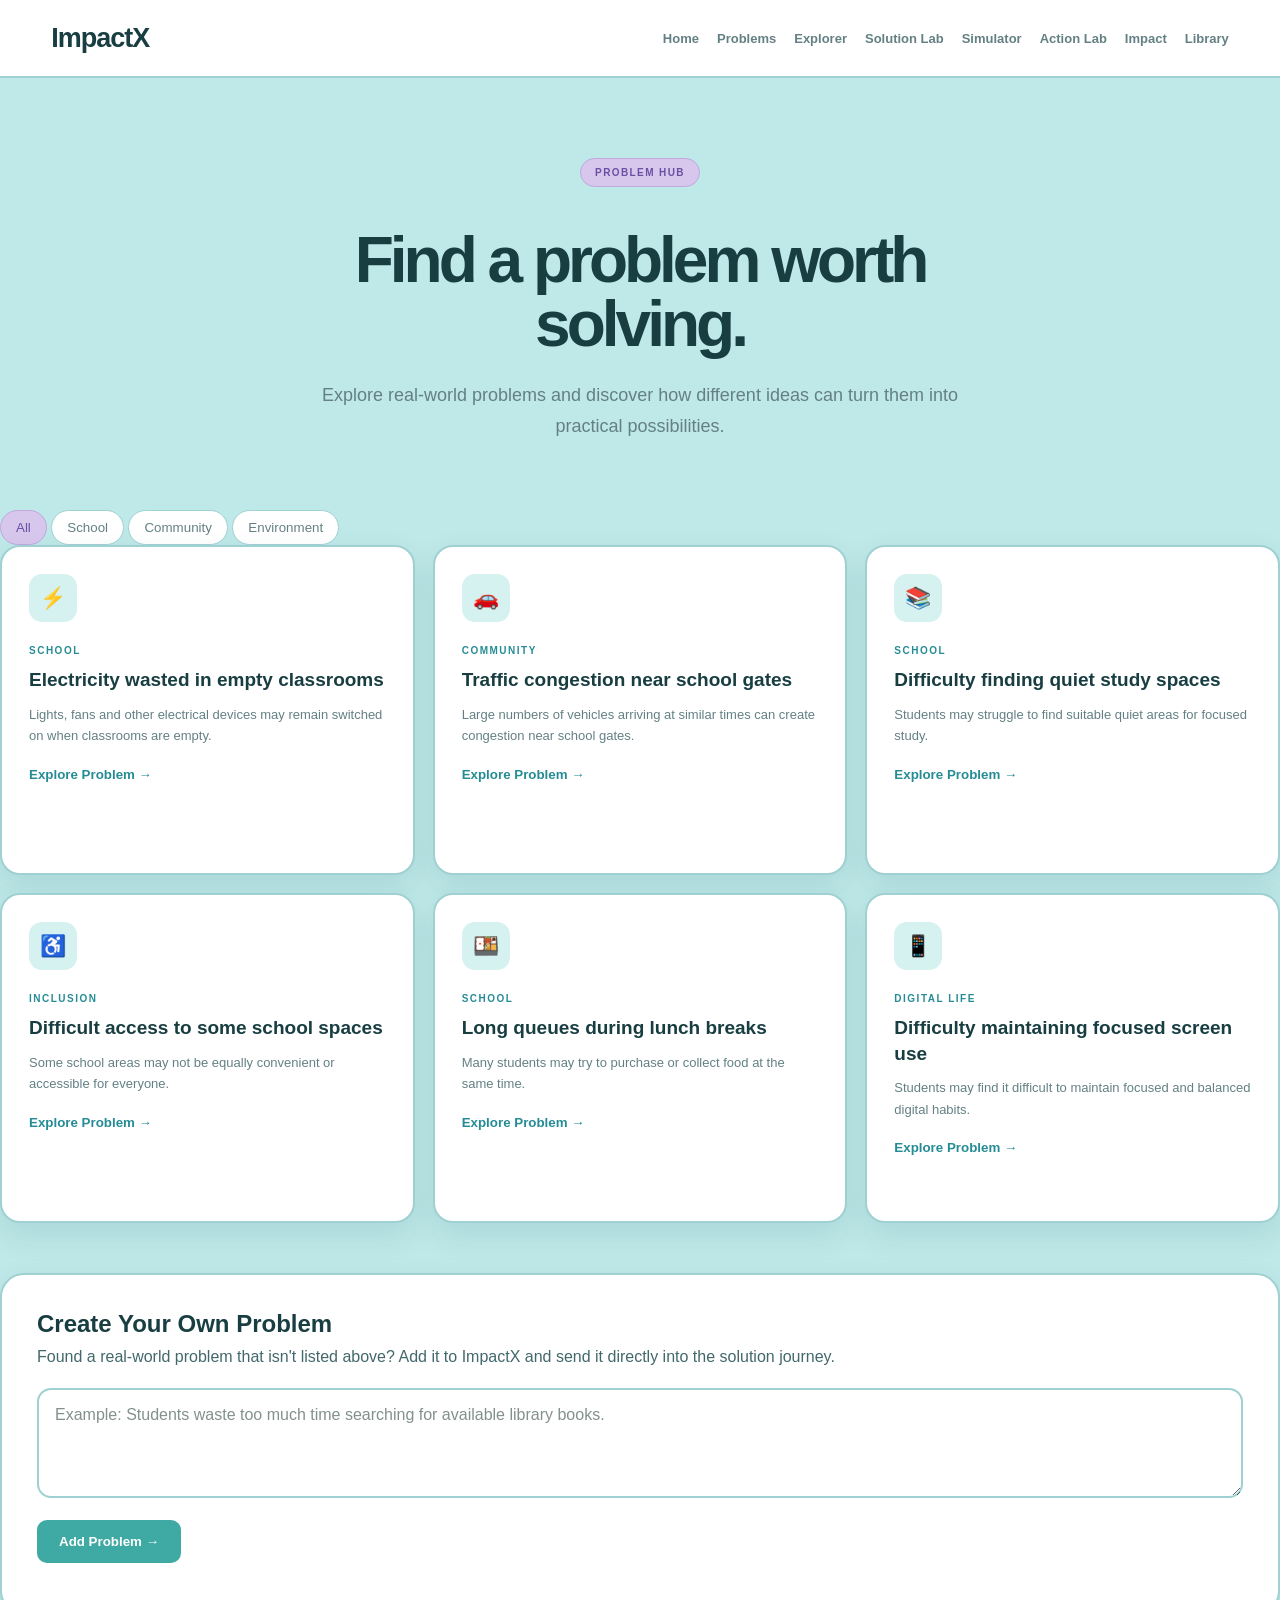
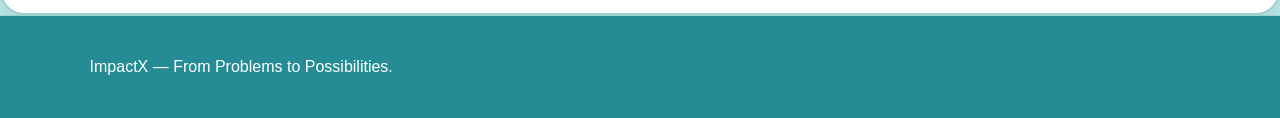
<file: problems.html>
<!DOCTYPE html>
<html lang="en">
<head>
    <meta charset="UTF-8">
    <meta name="viewport" content="width=device-width, initial-scale=1.0">
    <title>ImpactX — Problems</title>
    <link rel="stylesheet" href="style.css">

    <style>
        .custom-problem-box {
            margin-top: 50px;
            padding: 35px;
            background: #ffffff;
            border: 2px solid #9FD1D2;
            border-radius: 24px;
            box-shadow: 0 12px 30px rgba(37, 100, 105, 0.12);
        }

        .custom-problem-box h2 {
            margin-bottom: 10px;
        }

        .custom-problem-box p {
            color: #42686C;
            margin-bottom: 22px;
        }

        .custom-problem-input {
            width: 100%;
            min-height: 110px;
            padding: 16px;
            border: 2px solid #9FD1D2;
            border-radius: 14px;
            font-size: 16px;
            font-family: inherit;
            resize: vertical;
            box-sizing: border-box;
            outline: none;
        }

        .custom-problem-input:focus {
            border-color: #3FA9A3;
        }

        .custom-problem-actions {
            margin-top: 18px;
            display: flex;
            gap: 14px;
            flex-wrap: wrap;
        }

        .custom-message {
            margin-top: 15px;
            font-weight: 600;
            color: #258C95;
        }

        @media (max-width: 700px) {
            .custom-problem-box {
                padding: 24px;
            }
        }
    </style>
</head>

<body>

<nav class="navbar">
    <div class="logo">ImpactX</div>

    <div class="nav-links">
        <a href="index.html">Home</a>
        <a href="problems.html">Problems</a>
        <a href="explorer.html">Explorer</a>
        <a href="solutions.html">Solution Lab</a>
        <a href="simulator.html">Simulator</a>
        <a href="action.html">Action Lab</a>
        <a href="impact.html">Impact</a>
        <a href="library.html">Library</a>
    </div>
</nav>

<section class="problem-hero">
    <div class="hero-content">

        <div class="badge">PROBLEM HUB</div>

        <h1>Find a problem worth solving.</h1>

        <p>
            Explore real-world problems and discover how different ideas
            can turn them into practical possibilities.
        </p>

    </div>
</section>

<main class="problem-container">

    <div class="problem-filters">
        <button class="filter active-filter">All</button>
        <button class="filter">School</button>
        <button class="filter">Community</button>
        <button class="filter">Environment</button>
    </div>

    <section class="problem-grid">

        <article class="problem-card">
            <div class="problem-icon">⚡</div>
            <div class="problem-category">SCHOOL</div>
            <h3>Electricity wasted in empty classrooms</h3>
            <p>
                Lights, fans and other electrical devices may remain
                switched on when classrooms are empty.
            </p>
            <button class="problem-button"
                onclick="openProblem('Electricity wasted in empty classrooms')">
                Explore Problem →
            </button>
        </article>

        <article class="problem-card">
            <div class="problem-icon">🚗</div>
            <div class="problem-category">COMMUNITY</div>
            <h3>Traffic congestion near school gates</h3>
            <p>
                Large numbers of vehicles arriving at similar times
                can create congestion near school gates.
            </p>
            <button class="problem-button"
                onclick="openProblem('Traffic congestion near school gates')">
                Explore Problem →
            </button>
        </article>

        <article class="problem-card">
            <div class="problem-icon">📚</div>
            <div class="problem-category">SCHOOL</div>
            <h3>Difficulty finding quiet study spaces</h3>
            <p>
                Students may struggle to find suitable quiet areas
                for focused study.
            </p>
            <button class="problem-button"
                onclick="openProblem('Difficulty finding quiet study spaces')">
                Explore Problem →
            </button>
        </article>

        <article class="problem-card">
            <div class="problem-icon">♿</div>
            <div class="problem-category">INCLUSION</div>
            <h3>Difficult access to some school spaces</h3>
            <p>
                Some school areas may not be equally convenient
                or accessible for everyone.
            </p>
            <button class="problem-button"
                onclick="openProblem('Difficult access to some school spaces')">
                Explore Problem →
            </button>
        </article>

        <article class="problem-card">
            <div class="problem-icon">🍱</div>
            <div class="problem-category">SCHOOL</div>
            <h3>Long queues during lunch breaks</h3>
            <p>
                Many students may try to purchase or collect food
                at the same time.
            </p>
            <button class="problem-button"
                onclick="openProblem('Long queues during lunch breaks')">
                Explore Problem →
            </button>
        </article>

        <article class="problem-card">
            <div class="problem-icon">📱</div>
            <div class="problem-category">DIGITAL LIFE</div>
            <h3>Difficulty maintaining focused screen use</h3>
            <p>
                Students may find it difficult to maintain focused
                and balanced digital habits.
            </p>
            <button class="problem-button"
                onclick="openProblem('Difficulty maintaining focused screen use')">
                Explore Problem →
            </button>
        </article>

    </section>

    <!-- CREATE YOUR OWN PROBLEM -->

    <section class="custom-problem-box">

        <h2>Create Your Own Problem</h2>

        <p>
            Found a real-world problem that isn't listed above?
            Add it to ImpactX and send it directly into the solution journey.
        </p>

        <textarea
            id="customProblem"
            class="custom-problem-input"
            placeholder="Example: Students waste too much time searching for available library books."
        ></textarea>

        <div class="custom-problem-actions">

            <button
                class="primary-btn"
                type="button"
                onclick="createCustomProblem()">
                Add Problem →
            </button>

        </div>

        <div
            id="customMessage"
            class="custom-message"
            aria-live="polite">
        </div>

    </section>

</main>

<footer>
    <p>ImpactX — From Problems to Possibilities.</p>
</footer>

<script src="script.js"></script>

<script>
function createCustomProblem() {

    const input = document.getElementById("customProblem");
    const message = document.getElementById("customMessage");

    const problem = input.value.trim();

    if (!problem) {
        message.textContent = "Please enter a problem first.";
        return;
    }

    if (problem.length < 10) {
        message.textContent = "Please describe the problem in a little more detail.";
        return;
    }

    localStorage.setItem("selectedProblem", problem);
    localStorage.setItem("customProblem", "true");

    message.textContent = "✓ Problem added! Opening Problem Explorer...";

    setTimeout(() => {
        window.location.href = "explorer.html";
    }, 600);
}
</script>

</body>
</html>
</file>
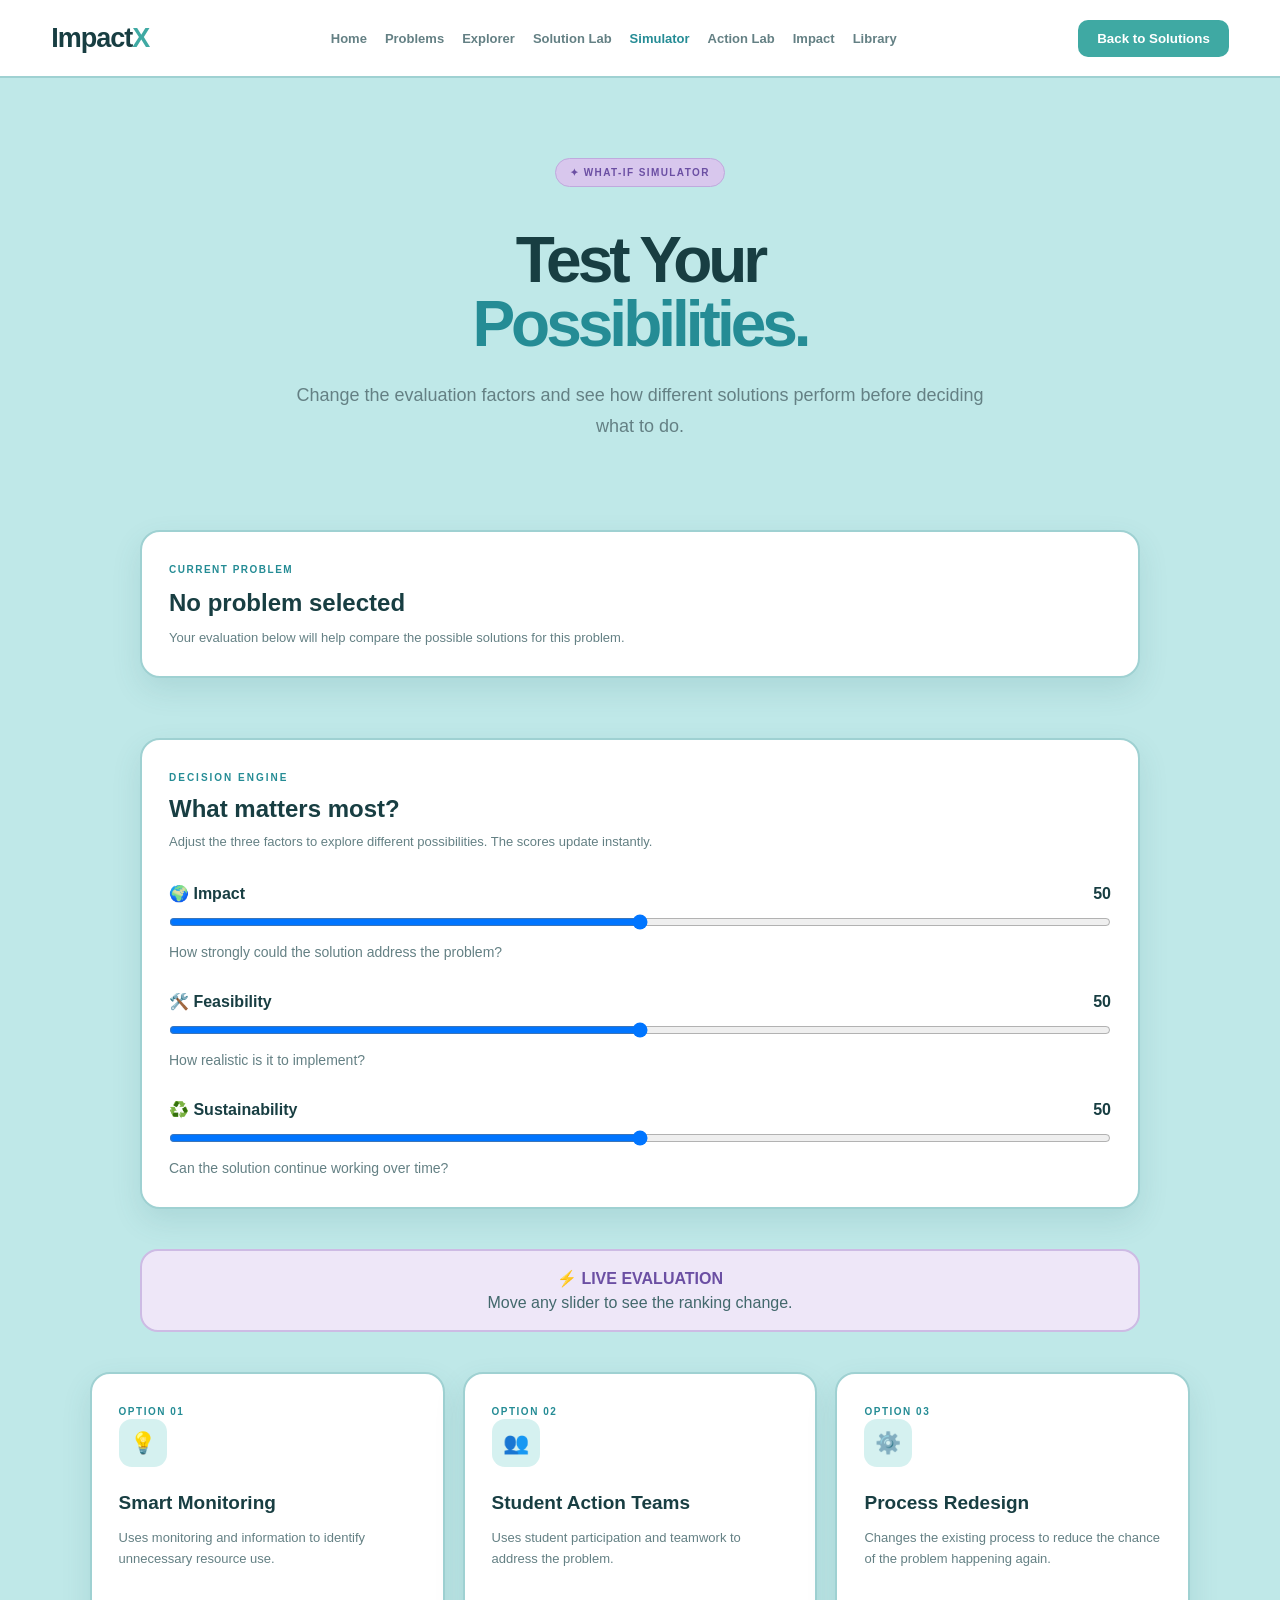
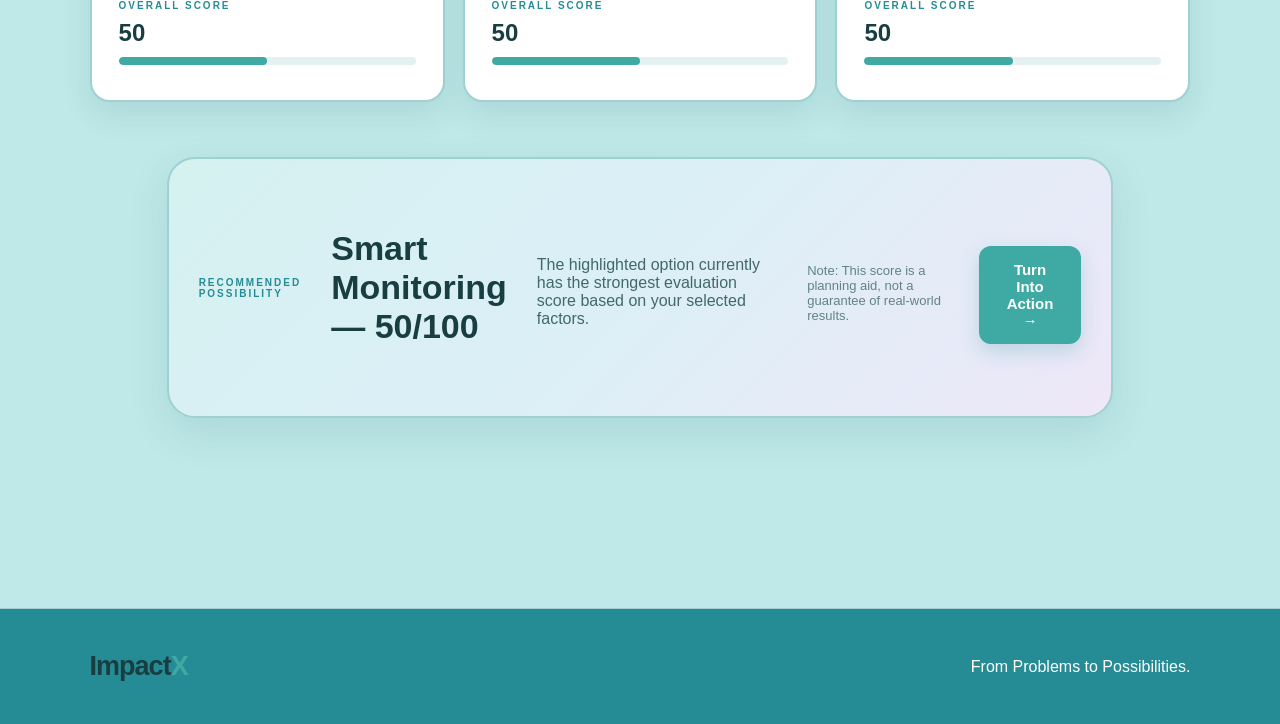
<file: simulator.html>
<!DOCTYPE html>
<html lang="en">

<head>
    <meta charset="UTF-8">
    <meta name="viewport" content="width=device-width, initial-scale=1.0">

    <title>ImpactX — What-If Simulator</title>

    <link rel="stylesheet" href="style.css">
</head>

<body>

<header class="navbar">

    <div class="logo">
        Impact<span>X</span>
    </div>

    <nav class="nav-links">

        <a href="index.html">Home</a>

        <a href="problems.html">Problems</a>

        <a href="explorer.html">Explorer</a>

        <a href="solutions.html">Solution Lab</a>

        <a href="simulator.html" class="active">
            Simulator
        </a>

        <a href="action.html">Action Lab</a>

        <a href="impact.html">Impact</a>

        <a href="library.html">Library</a>

    </nav>

    <button class="nav-button"
            onclick="window.location.href='solutions.html'">

        Back to Solutions

    </button>

</header>


<main>


<!-- HERO -->

<section class="problem-hero">

    <div class="badge">
        ✦ WHAT-IF SIMULATOR
    </div>

    <h1>
        Test Your
        <span>Possibilities.</span>
    </h1>

    <p>
        Change the evaluation factors and see how different
        solutions perform before deciding what to do.
    </p>

</section>


<!-- CURRENT PROBLEM -->

<section style="padding:20px 7% 30px;">

    <div class="problem-card"
         style="max-width:1000px;
                margin:auto;
                min-height:auto;">

        <span class="problem-category">
            CURRENT PROBLEM
        </span>

        <h2 id="simProblem"
            style="margin-top:12px;
                   color:var(--text-heading);">

            Loading...

        </h2>

        <p style="margin-top:10px;
                  color:var(--text-muted);">

            Your evaluation below will help compare the
            possible solutions for this problem.

        </p>

    </div>

</section>


<!-- SIMULATOR -->

<section style="padding:30px 7% 100px;">


    <!-- EVALUATION -->

    <div class="problem-card"
         style="max-width:1000px;
                margin:0 auto 40px;
                min-height:auto;">

        <span class="section-label">
            DECISION ENGINE
        </span>

        <h2 style="margin-top:10px;">
            What matters most?
        </h2>

        <p style="margin-top:8px;
                  color:var(--text-muted);">

            Adjust the three factors to explore different
            possibilities. The scores update instantly.

        </p>


        <!-- IMPACT -->

        <div style="margin-top:32px;">

            <div style="
                display:flex;
                justify-content:space-between;
                align-items:center;
                gap:15px;
                flex-wrap:wrap;
            ">

                <label style="font-weight:800;">
                    🌍 Impact
                </label>

                <strong id="impactValue">
                    50
                </strong>

            </div>

            <input
                type="range"
                id="impactSlider"
                min="0"
                max="100"
                value="50"
                style="width:100%;
                       margin-top:10px;"
            >

            <p style="
                margin-top:6px;
                color:var(--text-muted);
                font-size:14px;
            ">

                How strongly could the solution address
                the problem?

            </p>

        </div>


        <!-- FEASIBILITY -->

        <div style="margin-top:28px;">

            <div style="
                display:flex;
                justify-content:space-between;
                align-items:center;
                gap:15px;
                flex-wrap:wrap;
            ">

                <label style="font-weight:800;">
                    🛠️ Feasibility
                </label>

                <strong id="feasibilityValue">
                    50
                </strong>

            </div>

            <input
                type="range"
                id="feasibilitySlider"
                min="0"
                max="100"
                value="50"
                style="width:100%;
                       margin-top:10px;"
            >

            <p style="
                margin-top:6px;
                color:var(--text-muted);
                font-size:14px;
            ">

                How realistic is it to implement?

            </p>

        </div>


        <!-- SUSTAINABILITY -->

        <div style="margin-top:28px;">

            <div style="
                display:flex;
                justify-content:space-between;
                align-items:center;
                gap:15px;
                flex-wrap:wrap;
            ">

                <label style="font-weight:800;">
                    ♻️ Sustainability
                </label>

                <strong id="sustainabilityValue">
                    50
                </strong>

            </div>

            <input
                type="range"
                id="sustainabilitySlider"
                min="0"
                max="100"
                value="50"
                style="width:100%;
                       margin-top:10px;"
            >

            <p style="
                margin-top:6px;
                color:var(--text-muted);
                font-size:14px;
            ">

                Can the solution continue working over time?

            </p>

        </div>

    </div>


    <!-- LIVE STATUS -->

    <div style="
        max-width:1000px;
        margin:0 auto 40px;
        padding:18px 22px;
        background:#EEE7F8;
        border:2px solid #CDBBE4;
        border-radius:18px;
        text-align:center;
    ">

        <strong style="color:#6B4FA3;">
            ⚡ LIVE EVALUATION
        </strong>

        <p style="
            margin-top:6px;
            color:#42686C;
        ">

            Move any slider to see the ranking change.

        </p>

    </div>


    <!-- SOLUTION COMPARISON -->

    <div class="problem-grid">


        <!-- SOLUTION 1 -->

        <article class="problem-card"
                 id="solutionCard1">

            <span class="problem-category">
                OPTION 01
            </span>

            <div class="problem-icon">
                💡
            </div>

            <h3>
                Smart Monitoring
            </h3>

            <p>
                Uses monitoring and information to identify
                unnecessary resource use.
            </p>

            <div style="margin-top:25px;">

                <span class="section-label">
                    OVERALL SCORE
                </span>

                <h2 id="score1"
                    style="margin-top:6px;
                           color:var(--primary-dark);">

                    50

                </h2>

                <div style="
                    margin-top:10px;
                    height:8px;
                    background:#E5F1F1;
                    border-radius:20px;
                    overflow:hidden;
                ">

                    <div id="bar1"
                         style="
                            height:100%;
                            width:50%;
                            background:#3FA9A3;
                            border-radius:20px;
                         ">
                    </div>

                </div>

            </div>

        </article>


        <!-- SOLUTION 2 -->

        <article class="problem-card"
                 id="solutionCard2">

            <span class="problem-category">
                OPTION 02
            </span>

            <div class="problem-icon">
                👥
            </div>

            <h3>
                Student Action Teams
            </h3>

            <p>
                Uses student participation and teamwork
                to address the problem.
            </p>

            <div style="margin-top:25px;">

                <span class="section-label">
                    OVERALL SCORE
                </span>

                <h2 id="score2"
                    style="margin-top:6px;
                           color:var(--primary-dark);">

                    50

                </h2>

                <div style="
                    margin-top:10px;
                    height:8px;
                    background:#E5F1F1;
                    border-radius:20px;
                    overflow:hidden;
                ">

                    <div id="bar2"
                         style="
                            height:100%;
                            width:50%;
                            background:#3FA9A3;
                            border-radius:20px;
                         ">
                    </div>

                </div>

            </div>

        </article>


        <!-- SOLUTION 3 -->

        <article class="problem-card"
                 id="solutionCard3">

            <span class="problem-category">
                OPTION 03
            </span>

            <div class="problem-icon">
                ⚙️
            </div>

            <h3>
                Process Redesign
            </h3>

            <p>
                Changes the existing process to reduce
                the chance of the problem happening again.
            </p>

            <div style="margin-top:25px;">

                <span class="section-label">
                    OVERALL SCORE
                </span>

                <h2 id="score3"
                    style="margin-top:6px;
                           color:var(--primary-dark);">

                    50

                </h2>

                <div style="
                    margin-top:10px;
                    height:8px;
                    background:#E5F1F1;
                    border-radius:20px;
                    overflow:hidden;
                ">

                    <div id="bar3"
                         style="
                            height:100%;
                            width:50%;
                            background:#3FA9A3;
                            border-radius:20px;
                         ">
                    </div>

                </div>

            </div>

        </article>

    </div>


    <!-- RESULT -->

    <div class="create-problem"
         style="margin-top:55px;">

        <span class="section-label">
            RECOMMENDED POSSIBILITY
        </span>

        <h2 id="bestSolution">
            Smart Monitoring — 50/100
        </h2>

        <p>
            The highlighted option currently has the strongest
            evaluation score based on your selected factors.
        </p>

        <p style="
            margin-top:10px;
            font-size:13px;
            opacity:0.8;
        ">

            Note: This score is a planning aid, not a guarantee
            of real-world results.

        </p>

        <button class="primary-btn"
                style="margin-top:18px;"
                onclick="window.location.href='action.html'">

            Turn Into Action →

        </button>

    </div>

</section>

</main>


<footer>

    <div class="logo">
        Impact<span>X</span>
    </div>

    <p>
        From Problems to Possibilities.
    </p>

</footer>


<script>

document.addEventListener("DOMContentLoaded", function () {

    function updateScoreBars() {

        const score1 =
            Number(document.getElementById("score1").textContent) || 0;

        const score2 =
            Number(document.getElementById("score2").textContent) || 0;

        const score3 =
            Number(document.getElementById("score3").textContent) || 0;


        document.getElementById("bar1").style.width =
            score1 + "%";

        document.getElementById("bar2").style.width =
            score2 + "%";

        document.getElementById("bar3").style.width =
            score3 + "%";

    }


    const sliders = [

        document.getElementById("impactSlider"),

        document.getElementById("feasibilitySlider"),

        document.getElementById("sustainabilitySlider")

    ];


    sliders.forEach(function (slider) {

        if (slider) {

            slider.addEventListener("input", function () {

                setTimeout(updateScoreBars, 0);

            });

        }

    });


    updateScoreBars();

});

</script>


<script src="script.js"></script>

</body>

</html>
</file>
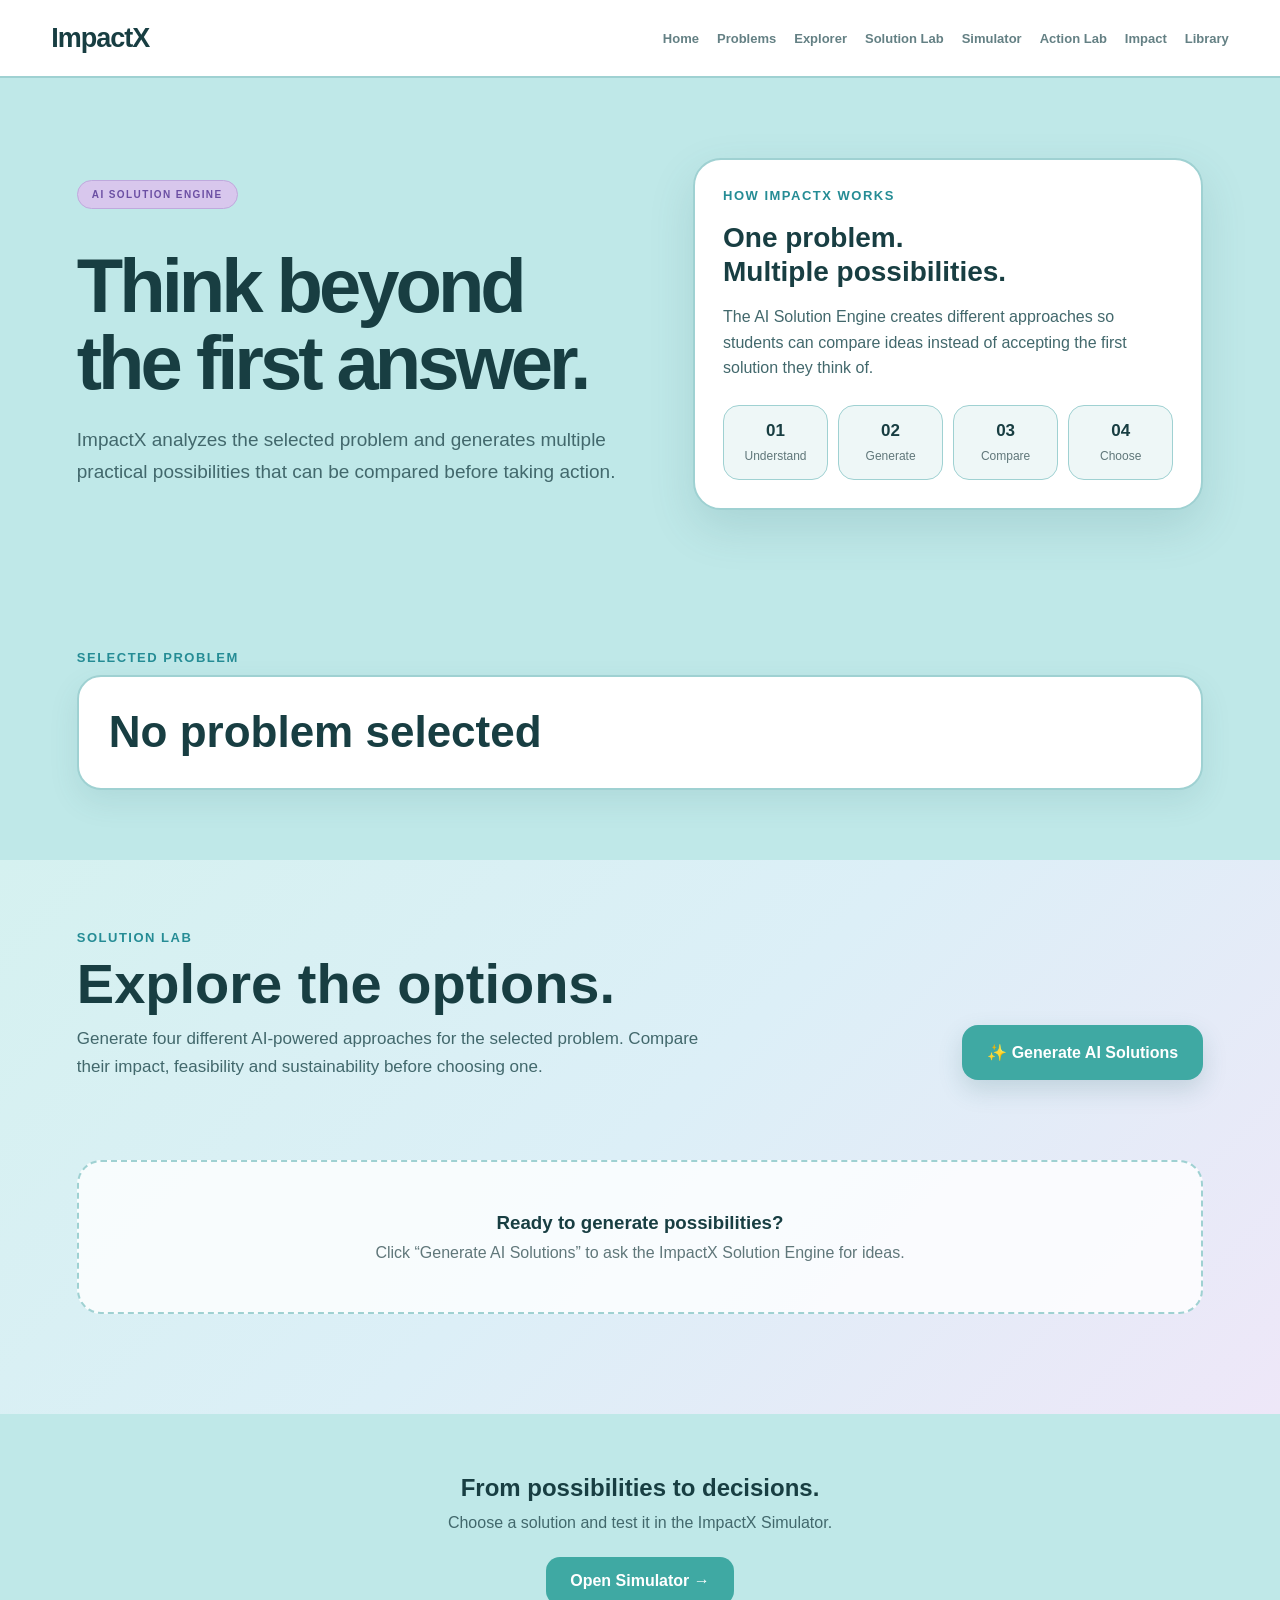
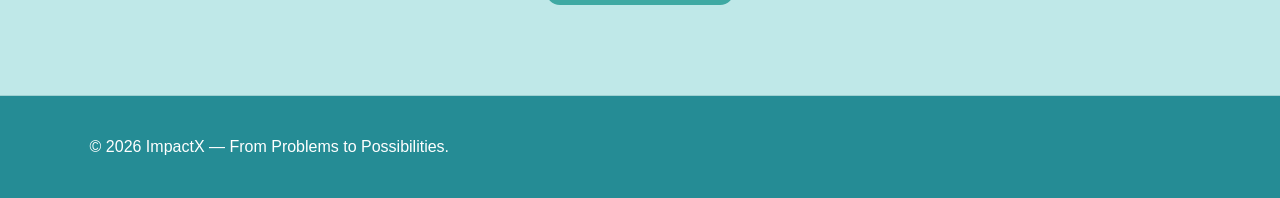
<file: solutions.html>
<!DOCTYPE html>
<html lang="en">
<head>
    <meta charset="UTF-8">
    <meta name="viewport" content="width=device-width, initial-scale=1.0">

    <title>ImpactX — AI Solution Lab</title>

    <link rel="stylesheet" href="style.css">

    <style>
        /* =========================================
           IMPACTX SOLUTION LAB — LAYOUT FIX
           ========================================= */

        .solution-page {
            width: 100%;
            overflow-x: hidden;
        }

        .solution-hero {
            width: 100%;
            box-sizing: border-box;
            padding: 80px 6% 70px;
        }

        .solution-hero-inner {
            max-width: 1200px;
            margin: 0 auto;
            display: grid;
            grid-template-columns: 1.1fr 1fr;
            gap: 55px;
            align-items: center;
        }

        .solution-hero-text {
            min-width: 0;
        }

        .solution-hero-text h1 {
            font-size: clamp(42px, 6vw, 76px);
            line-height: 1.02;
            margin: 15px 0 22px;
            word-break: normal;
        }

        .solution-hero-text p {
            max-width: 620px;
            font-size: 19px;
            line-height: 1.7;
            color: #42686C;
        }

        .engine-preview {
            min-width: 0;
            background: #FFFFFF;
            border: 2px solid #9FD1D2;
            border-radius: 28px;
            padding: 28px;
            box-shadow: 0 18px 45px rgba(37, 100, 105, 0.15);
        }

        .engine-label {
            font-size: 13px;
            font-weight: 800;
            letter-spacing: 1.5px;
            color: #258C95;
            text-transform: uppercase;
            margin-bottom: 18px;
        }

        .engine-preview h2 {
            margin: 0 0 16px;
            font-size: 28px;
            line-height: 1.2;
        }

        .engine-description {
            color: #42686C;
            line-height: 1.6;
            margin-bottom: 24px;
        }

        .engine-steps {
            display: grid;
            grid-template-columns: repeat(4, 1fr);
            gap: 10px;
        }

        .engine-step {
            min-width: 0;
            padding: 15px 10px;
            background: #EEF7F7;
            border: 1px solid #9FD1D2;
            border-radius: 16px;
            text-align: center;
        }

        .engine-step strong {
            display: block;
            font-size: 17px;
            margin-bottom: 5px;
            color: #183E42;
        }

        .engine-step span {
            font-size: 12px;
            color: #60777A;
        }

        /* Problem section */

        .selected-problem-section {
            padding: 70px 6%;
        }

        .selected-problem-wrap {
            max-width: 1200px;
            margin: 0 auto;
        }

        .section-kicker {
            color: #258C95;
            font-weight: 800;
            letter-spacing: 1.5px;
            text-transform: uppercase;
            font-size: 13px;
            margin-bottom: 10px;
        }

        .selected-problem-card {
            background: #FFFFFF;
            border: 2px solid #9FD1D2;
            border-radius: 24px;
            padding: 30px;
            box-shadow: 0 12px 30px rgba(37, 100, 105, 0.10);
        }

        .selected-problem-card h2 {
            margin: 0;
            font-size: clamp(28px, 4vw, 44px);
            line-height: 1.15;
            color: #183E42;
        }

        /* AI area */

        .ai-section {
            padding: 70px 6% 100px;
            background: linear-gradient(
                135deg,
                #D5F1F0,
                #DCEFF7,
                #EEE7F8
            );
        }

        .ai-container {
            max-width: 1200px;
            margin: 0 auto;
        }

        .ai-header {
            display: flex;
            justify-content: space-between;
            align-items: flex-end;
            gap: 30px;
            margin-bottom: 30px;
        }

        .ai-header-text {
            min-width: 0;
        }

        .ai-header h2 {
            margin: 0 0 12px;
            font-size: clamp(34px, 5vw, 56px);
            line-height: 1.05;
        }

        .ai-header p {
            max-width: 650px;
            margin: 0;
            color: #42686C;
            font-size: 17px;
            line-height: 1.6;
        }

        .generate-btn {
            flex: 0 0 auto;
            border: none;
            border-radius: 16px;
            background: #3FA9A3;
            color: white;
            padding: 18px 25px;
            font-size: 16px;
            font-weight: 800;
            cursor: pointer;
            box-shadow: 0 10px 25px rgba(37, 100, 105, 0.18);
            transition: 0.2s ease;
        }

        .generate-btn:hover {
            background: #258C95;
            transform: translateY(-2px);
        }

        .generate-btn:disabled {
            opacity: 0.65;
            cursor: wait;
            transform: none;
        }

        .ai-status {
            min-height: 25px;
            margin: 0 0 25px;
            color: #42686C;
            font-weight: 600;
        }

        .solution-grid {
            display: grid;
            grid-template-columns: repeat(2, minmax(0, 1fr));
            gap: 24px;
        }

        .solution-card {
            min-width: 0;
            background: #FFFFFF;
            border: 2px solid #9FD1D2;
            border-radius: 24px;
            padding: 28px;
            box-shadow: 0 12px 30px rgba(37, 100, 105, 0.10);
            display: flex;
            flex-direction: column;
        }

        .solution-number {
            display: inline-flex;
            align-items: center;
            justify-content: center;
            width: 42px;
            height: 42px;
            border-radius: 12px;
            background: #D8C7ED;
            color: #6B4FA3;
            font-weight: 900;
            margin-bottom: 18px;
        }

        .solution-card h3 {
            margin: 0 0 12px;
            font-size: 25px;
            line-height: 1.2;
            color: #183E42;
            overflow-wrap: anywhere;
        }

        .solution-card p {
            color: #42686C;
            line-height: 1.6;
            margin: 0 0 22px;
        }

        .solution-metrics {
            display: grid;
            grid-template-columns: repeat(3, minmax(0, 1fr));
            gap: 10px;
            margin-top: auto;
        }

        .metric {
            background: #F4FAFA;
            border: 1px solid #B9DDF0;
            border-radius: 14px;
            padding: 13px 10px;
        }

        .metric span {
            display: block;
            font-size: 11px;
            color: #60777A;
            margin-bottom: 5px;
            text-transform: uppercase;
            letter-spacing: 0.5px;
        }

        .metric strong {
            color: #258C95;
            font-size: 14px;
        }

        .choose-btn {
            width: 100%;
            margin-top: 18px;
            padding: 13px 16px;
            border-radius: 13px;
            border: 2px solid #3FA9A3;
            background: white;
            color: #258C95;
            font-weight: 800;
            cursor: pointer;
        }

        .choose-btn:hover {
            background: #D5F1F0;
        }

        .empty-state {
            grid-column: 1 / -1;
            background: rgba(255,255,255,0.8);
            border: 2px dashed #9FD1D2;
            border-radius: 24px;
            padding: 50px 25px;
            text-align: center;
        }

        .empty-state h3 {
            margin: 0 0 10px;
            color: #183E42;
        }

        .empty-state p {
            margin: 0;
            color: #60777A;
        }

        .continue-section {
            padding: 60px 6% 90px;
            text-align: center;
        }

        .continue-section h2 {
            margin-bottom: 12px;
        }

        .continue-section p {
            color: #42686C;
            margin-bottom: 25px;
        }

        .continue-btn {
            display: inline-block;
            text-decoration: none;
            background: #3FA9A3;
            color: white;
            padding: 15px 24px;
            border-radius: 14px;
            font-weight: 800;
        }

        @media (max-width: 900px) {
            .solution-hero-inner {
                grid-template-columns: 1fr;
            }

            .ai-header {
                align-items: flex-start;
                flex-direction: column;
            }

            .generate-btn {
                width: 100%;
            }
        }

        @media (max-width: 700px) {
            .solution-hero,
            .selected-problem-section,
            .ai-section,
            .continue-section {
                padding-left: 5%;
                padding-right: 5%;
            }

            .engine-steps {
                grid-template-columns: repeat(2, 1fr);
            }

            .solution-grid {
                grid-template-columns: 1fr;
            }

            .solution-metrics {
                grid-template-columns: 1fr;
            }
        }
    </style>
</head>

<body>

<div class="solution-page">

    <!-- NAVBAR -->
    <nav class="navbar">
        <div class="logo">ImpactX</div>

        <div class="nav-links">
            <a href="index.html">Home</a>
            <a href="problems.html">Problems</a>
            <a href="explorer.html">Explorer</a>
            <a href="solutions.html">Solution Lab</a>
            <a href="simulator.html">Simulator</a>
            <a href="action.html">Action Lab</a>
            <a href="impact.html">Impact</a>
            <a href="library.html">Library</a>
        </div>
    </nav>


    <!-- HERO -->
    <section class="solution-hero">

        <div class="solution-hero-inner">

            <div class="solution-hero-text">

                <div class="badge">
                    AI SOLUTION ENGINE
                </div>

                <h1>
                    Think beyond<br>
                    the first answer.
                </h1>

                <p>
                    ImpactX analyzes the selected problem and generates
                    multiple practical possibilities that can be compared
                    before taking action.
                </p>

            </div>


            <div class="engine-preview">

                <div class="engine-label">
                    How ImpactX works
                </div>

                <h2>
                    One problem.<br>
                    Multiple possibilities.
                </h2>

                <p class="engine-description">
                    The AI Solution Engine creates different approaches
                    so students can compare ideas instead of accepting
                    the first solution they think of.
                </p>

                <div class="engine-steps">

                    <div class="engine-step">
                        <strong>01</strong>
                        <span>Understand</span>
                    </div>

                    <div class="engine-step">
                        <strong>02</strong>
                        <span>Generate</span>
                    </div>

                    <div class="engine-step">
                        <strong>03</strong>
                        <span>Compare</span>
                    </div>

                    <div class="engine-step">
                        <strong>04</strong>
                        <span>Choose</span>
                    </div>

                </div>

            </div>

        </div>

    </section>


    <!-- SELECTED PROBLEM -->
    <section class="selected-problem-section">

        <div class="selected-problem-wrap">

            <div class="section-kicker">
                Selected problem
            </div>

            <div class="selected-problem-card">

                <h2 id="selectedProblem">
                    Loading problem...
                </h2>

            </div>

        </div>

    </section>


    <!-- AI SOLUTION LAB -->
    <section class="ai-section">

        <div class="ai-container">

            <div class="ai-header">

                <div class="ai-header-text">

                    <div class="section-kicker">
                        Solution Lab
                    </div>

                    <h2>
                        Explore the options.
                    </h2>

                    <p>
                        Generate four different AI-powered approaches
                        for the selected problem. Compare their impact,
                        feasibility and sustainability before choosing
                        one.
                    </p>

                </div>

                <button
                    id="generateButton"
                    class="generate-btn"
                    type="button"
                    onclick="generateAISolutions()"
                >
                    ✨ Generate AI Solutions
                </button>

            </div>


            <div
                id="aiStatus"
                class="ai-status"
                aria-live="polite"
            ></div>


            <div
                id="solutionGrid"
                class="solution-grid"
            >

                <div
                    id="solutionEmpty"
                    class="empty-state"
                >

                    <h3>
                        Ready to generate possibilities?
                    </h3>

                    <p>
                        Click “Generate AI Solutions” to ask the
                        ImpactX Solution Engine for ideas.
                    </p>

                </div>

            </div>

        </div>

    </section>


    <!-- CONTINUE -->
    <section class="continue-section">

        <h2>
            From possibilities to decisions.
        </h2>

        <p>
            Choose a solution and test it in the ImpactX Simulator.
        </p>

        <a
            href="simulator.html"
            class="continue-btn"
        >
            Open Simulator →
        </a>

    </section>


    <footer>
        <p>© 2026 ImpactX — From Problems to Possibilities.</p>
    </footer>

</div>


<script>

    // =========================================
    // LOAD SELECTED PROBLEM
    // =========================================

    function loadSelectedProblem() {

        const problem =
            localStorage.getItem("selectedProblem");

        const element =
            document.getElementById("selectedProblem");

        if (!element) return;

        if (problem) {
            element.textContent = problem;
        } else {
            element.textContent =
                "No problem selected";
        }
    }


    // =========================================
    // GENERATE AI SOLUTIONS
    // =========================================

    async function generateAISolutions() {

        const problem =
            localStorage.getItem("selectedProblem");

        const button =
            document.getElementById("generateButton");

        const status =
            document.getElementById("aiStatus");

        const grid =
            document.getElementById("solutionGrid");

        if (!problem) {

            status.textContent =
                "⚠️ Please select a problem first.";

            return;
        }


        button.disabled = true;

        button.textContent =
            "⏳ Generating...";

        status.textContent =
            "ImpactX AI is thinking of different possibilities...";


        grid.innerHTML = `
            <div class="empty-state">
                <h3>Generating possibilities...</h3>
                <p>
                    The AI Solution Engine is creating and comparing
                    different approaches.
                </p>
            </div>
        `;


        try {

            const response =
                await fetch("/api/chat", {

                    method: "POST",

                    headers: {
                        "Content-Type": "application/json"
                    },

                    body: JSON.stringify({
                        problem: problem
                    })

                });


            const data =
                await response.json();


            if (!response.ok) {

                throw new Error(
                    data.error ||
                    "AI request failed."
                );

            }


            if (
                !data.solutions ||
                !Array.isArray(data.solutions) ||
                data.solutions.length === 0
            ) {

                throw new Error(
                    "The AI did not return any solutions."
                );

            }


            localStorage.setItem(
                "aiSolutions",
                JSON.stringify(data.solutions)
            );


            displayAISolutions(
                data.solutions
            );


            status.textContent =
                "✓ Four possibilities generated successfully.";


        } catch (error) {

            console.error(
                "ImpactX AI error:",
                error
            );


            grid.innerHTML = `
                <div class="empty-state">

                    <h3>
                        AI solutions couldn't be generated.
                    </h3>

                    <p>
                        ${escapeHTML(error.message)}
                    </p>

                </div>
            `;


            status.textContent =
                "⚠️ The AI service is temporarily unavailable. Please try again.";

        }


        button.disabled = false;

        button.textContent =
            "✨ Generate AI Solutions";
    }


    // =========================================
    // DISPLAY AI SOLUTIONS
    // =========================================

    function displayAISolutions(solutions) {

        const grid =
            document.getElementById("solutionGrid");


        grid.innerHTML = "";


        solutions
            .slice(0, 4)
            .forEach((solution, index) => {

                const card =
                    document.createElement("article");

                card.className =
                    "solution-card";


                card.innerHTML = `

                    <div class="solution-number">
                        ${String(index + 1).padStart(2, "0")}
                    </div>

                    <h3>
                        ${escapeHTML(solution.name)}
                    </h3>

                    <p>
                        ${escapeHTML(solution.description)}
                    </p>

                    <div class="solution-metrics">

                        <div class="metric">
                            <span>Impact</span>
                            <strong>
                                ${escapeHTML(solution.impact)}
                            </strong>
                        </div>

                        <div class="metric">
                            <span>Feasibility</span>
                            <strong>
                                ${escapeHTML(solution.feasibility)}
                            </strong>
                        </div>

                        <div class="metric">
                            <span>Sustainability</span>
                            <strong>
                                ${escapeHTML(solution.sustainability)}
                            </strong>
                        </div>

                    </div>

                    <button
                        class="choose-btn"
                        type="button"
                        onclick="chooseAISolution(${index})"
                    >
                        Choose This Possibility →
                    </button>

                `;


                grid.appendChild(card);

            });

    }


    // =========================================
    // CHOOSE SOLUTION
    // =========================================

    function chooseAISolution(index) {

        const saved =
            localStorage.getItem("aiSolutions");


        if (!saved) {

            alert(
                "Please generate the AI solutions first."
            );

            return;
        }


        let solutions;


        try {

            solutions =
                JSON.parse(saved);

        } catch (error) {

            alert(
                "The saved AI solutions could not be read."
            );

            return;
        }


        const selected =
            solutions[index];


        if (!selected) {

            alert(
                "That solution could not be found."
            );

            return;
        }


        localStorage.setItem(
            "selectedAISolution",
            JSON.stringify(selected)
        );


        localStorage.setItem(
            "selectedSolution",
            selected.name
        );


        window.location.href =
            "simulator.html";
    }


    // =========================================
    // SAFE TEXT
    // =========================================

    function escapeHTML(value) {

        return String(value ?? "")
            .replace(/&/g, "&amp;")
            .replace(/</g, "&lt;")
            .replace(/>/g, "&gt;")
            .replace(/"/g, "&quot;")
            .replace(/'/g, "&#039;");
    }


    // =========================================
    // LOAD SAVED AI SOLUTIONS
    // =========================================

    function loadSavedSolutions() {

        const saved =
            localStorage.getItem("aiSolutions");


        if (!saved) return;


        try {

            const solutions =
                JSON.parse(saved);


            if (
                Array.isArray(solutions) &&
                solutions.length > 0
            ) {

                displayAISolutions(
                    solutions
                );

                document.getElementById(
                    "aiStatus"
                ).textContent =
                    "✓ Your previous AI possibilities are loaded.";

            }

        } catch (error) {

            localStorage.removeItem(
                "aiSolutions"
            );

        }

    }


    // =========================================
    // START
    // =========================================

    loadSelectedProblem();

    loadSavedSolutions();

</script>

</body>
</html>
</file>
<file: style.css>
/* =====================================================
   IMPACTX — SOOTHING LIGHT THEME
   ===================================================== */

:root {
    /* 🌊 IMPACTX BRAND */
    --bg: #BFE8E8;
    --surface: #FFFFFF;
    --surface-soft: #E5F6F5;

    /* TEXT */
    --text: #42686C;
    --text-heading: #183E42;
    --text-muted: #648084;

    /* 🟢 PRIMARY TEAL */
    --primary: #3FA9A3;
    --primary-dark: #258C95;
    --primary-soft: #D5F1F0;

    /* 🩵 POWDER BLUE */
    --blue: #4F9FC7;
    --blue-soft: #DCEFF7;

    /* 🪻 LAVENDER */
    --lavender: #D8C7ED;
    --lavender-soft: #F0EAF8;

    /* 🌸 CORAL */
    --coral: #F1A69A;
    --coral-soft: #F9E5E1;

    /* 🌈 ACCENT COLOURS */
    --accent-purple: #8B6FC8;
    --accent-blue: #438ED1;
    --accent-teal: #25A69A;
    --accent-coral: #EA8F83;

    /* BORDER + SHADOW */
    --border: #9FD1D2;
    --shadow: 0 12px 35px rgba(37, 100, 105, 0.14);
}
/* =====================================================
   RESET
   ===================================================== */

* {
    margin: 0;
    padding: 0;
    box-sizing: border-box;
}

html {
    scroll-behavior: smooth;
}

body {
    font-family: Arial, Helvetica, sans-serif;
    background: var(--bg);
    color: var(--text);
    overflow-x: hidden;
}


/* =====================================================
   NAVBAR
   ===================================================== */

.navbar {
    height: 78px;
    padding: 0 6%;

    display: flex;
    align-items: center;
    justify-content: space-between;

    position: sticky;
    top: 0;
    z-index: 100;

    background: rgba(255, 255, 255, 0.94);
    backdrop-filter: blur(15px);

    border-bottom: 1px solid var(--border);
}

.logo {
    font-size: 27px;
    font-weight: 800;
    letter-spacing: -1px;
    color: var(--text-heading);
}

.logo span {
    color: var(--primary);
}

nav {
    display: flex;
    gap: 28px;
}

nav a {
    color: var(--text-muted);
    text-decoration: none;
    font-size: 14px;
    font-weight: 600;
    transition: 0.25s;
}

nav a:hover,
nav a.active {
    color: var(--primary-dark);
}

.nav-button {
    background: var(--primary);
    color: white;

    border: none;
    padding: 11px 19px;

    border-radius: 10px;

    font-weight: 700;
    cursor: pointer;

    transition: 0.25s;
}

.nav-button:hover {
    background: var(--primary-dark);
    transform: translateY(-2px);
}


/* =====================================================
   HERO
   ===================================================== */

.hero {
    min-height: 700px;

    padding: 90px 7%;

    display: grid;
    grid-template-columns: 1fr 1fr;

    align-items: center;
    gap: 70px;

    position: relative;
}

.hero::before {
    content: "";

    position: absolute;

    width: 500px;
    height: 500px;

    background: radial-gradient(
        circle,
        rgba(111, 159, 170, 0.13),
        transparent 70%
    );

    top: -120px;
    right: -100px;

    pointer-events: none;
}

.hero-content {
    position: relative;
    z-index: 2;
}

.badge {
    display: inline-block;

    padding: 8px 14px;
    margin-bottom: 23px;

    border-radius: 50px;

    background: var(--primary-soft);
    border: 1px solid #c9ded9;

    color: var(--primary-dark);

    font-size: 10px;
    font-weight: 800;

    letter-spacing: 1.4px;
}

h1 {
    color: var(--text-heading);

    font-size: clamp(52px, 6vw, 82px);

    line-height: 1;

    letter-spacing: -4px;

    max-width: 700px;
}

h1 span {
    display: block;

    color: var(--primary-dark);
}

.hero-content p {
    margin-top: 27px;

    max-width: 590px;

    color: var(--text-muted);

    font-size: 17px;
    line-height: 1.7;
}


/* =====================================================
   BUTTONS
   ===================================================== */

.hero-buttons {
    display: flex;
    gap: 13px;
    margin-top: 35px;
}

.primary-btn,
.secondary-btn {
    padding: 14px 22px;

    border-radius: 10px;

    font-weight: 700;

    cursor: pointer;

    transition: 0.25s;
}

.primary-btn {
    border: none;

    color: white;

    background: var(--primary);
}

.primary-btn:hover {
    background: var(--primary-dark);
    transform: translateY(-3px);
}

.secondary-btn {
    color: var(--primary-dark);

    background: white;

    border: 1px solid var(--border);
}

.secondary-btn:hover {
    background: var(--primary-soft);
    transform: translateY(-3px);
}


/* =====================================================
   HERO VISUAL
   ===================================================== */

.hero-visual {
    min-height: 500px;

    display: flex;
    align-items: center;
    justify-content: center;

    position: relative;
}

.impact-card {
    width: 430px;

    padding: 25px;

    border-radius: 22px;

    background: rgba(255,255,255,0.96);

    border: 1px solid var(--border);

    box-shadow: var(--shadow);

    position: relative;

    z-index: 3;
}

.card-top {
    display: flex;
    justify-content: space-between;

    color: #82918e;

    font-size: 10px;
    font-weight: 800;

    letter-spacing: 1.4px;
}

.status {
    color: #57947e;
}

.problem-node,
.solution-node {
    margin-top: 22px;

    padding: 19px;

    border-radius: 14px;

    background: var(--surface-soft);

    border: 1px solid var(--border);
}

.problem-node small,
.solution-node small {
    display: block;

    color: var(--text-muted);

    font-size: 10px;
    font-weight: 800;

    letter-spacing: 1.3px;

    margin-bottom: 8px;
}

.problem-node strong {
    color: var(--text-heading);
    font-size: 18px;
}

.arrow {
    text-align: center;

    color: var(--primary);

    font-size: 23px;

    margin: 7px;
}

.mini-solution {
    padding: 11px 0;

    color: var(--text);

    font-size: 13px;

    border-bottom: 1px solid var(--border);
}

.mini-solution:last-child {
    border-bottom: none;
}

.mini-solution span {
    color: var(--blue);

    margin-right: 10px;

    font-weight: 800;
}

.impact-line {
    margin-top: 20px;

    display: flex;
    justify-content: space-between;
    align-items: center;

    color: var(--text-muted);

    font-size: 12px;
}

.impact-line strong {
    color: var(--primary-dark);
    font-size: 21px;
}

.orbit {
    position: absolute;

    border: 1px solid rgba(95,143,135,0.13);

    border-radius: 50%;
}

.orbit-one {
    width: 500px;
    height: 500px;
}

.orbit-two {
    width: 620px;
    height: 620px;
}


/* =====================================================
   WORKFLOW
   ===================================================== */

.workflow {
    padding: 100px 7%;

    background: #edf4f2;
}

.section-heading span,
.section-label {
    color: var(--primary-dark);

    font-size: 10px;

    font-weight: 800;

    letter-spacing: 2px;
}

.section-heading h2 {
    margin-top: 13px;

    color: var(--text-heading);

    font-size: 43px;

    letter-spacing: -2px;
}

.section-heading h2 span {
    color: var(--text-muted);

    font-size: inherit;
    letter-spacing: inherit;
}

.workflow-grid {
    margin-top: 48px;

    display: grid;

    grid-template-columns: repeat(4, 1fr);

    gap: 18px;
}

.workflow-card {
    padding: 28px;

    min-height: 225px;

    background: white;

    border: 1px solid var(--border);

    border-radius: 18px;

    box-shadow: 0 7px 25px rgba(45,76,70,0.045);

    transition: 0.3s;
}

.workflow-card:hover {
    transform: translateY(-6px);

    border-color: #b8d1cb;

    box-shadow: var(--shadow);
}

.number {
    color: var(--primary);

    font-size: 13px;

    font-weight: 800;
}

.workflow-card h3 {
    margin-top: 43px;

    color: var(--text-heading);

    font-size: 21px;
}

.workflow-card p {
    margin-top: 11px;

    color: var(--text-muted);

    font-size: 14px;

    line-height: 1.6;
}


/* =====================================================
   PROBLEM HUB
   ===================================================== */

.problem-hero {
    padding: 95px 7% 65px;

    text-align: center;

    background:
        radial-gradient(
            circle at top,
            rgba(111,159,170,0.10),
            transparent 60%
        );
}

.problem-hero h1 {
    margin: 20px auto;
}

.problem-hero p {
    max-width: 650px;

    margin: 24px auto;

    color: var(--text-muted);

    line-height: 1.7;
}


/* PROBLEM SECTION */

.problem-section {
    padding: 50px 7% 100px;
}

.problem-top {
    display: flex;

    justify-content: space-between;

    align-items: end;

    gap: 30px;

    margin-bottom: 42px;
}

.problem-top h2 {
    margin-top: 10px;

    color: var(--text-heading);

    font-size: 40px;
}

.problem-top h2 span {
    color: var(--text-muted);
}

.filter-buttons {
    display: flex;

    gap: 8px;

    flex-wrap: wrap;
}

.filter {
    background: white;

    border: 1px solid var(--border);

    color: var(--text-muted);

    padding: 9px 15px;

    border-radius: 30px;

    cursor: pointer;

    transition: 0.25s;
}

.active-filter,
.filter:hover {
    color: var(--primary-dark);

    border-color: #b5d0c9;

    background: var(--primary-soft);
}


/* PROBLEM CARDS */

.problem-grid {
    display: grid;

    grid-template-columns: repeat(3, 1fr);

    gap: 18px;
}

.problem-card {
    padding: 27px;

    min-height: 330px;

    background: white;

    border: 1px solid var(--border);

    border-radius: 20px;

    box-shadow: 0 6px 25px rgba(45,76,70,0.045);

    transition: 0.3s;
}

.problem-card:hover {
    transform: translateY(-6px);

    border-color: #b6d0ca;

    box-shadow: var(--shadow);
}

.problem-icon {
    width: 48px;
    height: 48px;

    display: flex;

    align-items: center;
    justify-content: center;

    border-radius: 13px;

    background: var(--blue-soft);

    font-size: 21px;

    margin-bottom: 23px;
}

.problem-category {
    color: var(--primary-dark);

    font-size: 10px;

    font-weight: 800;

    letter-spacing: 1.5px;
}

.problem-card h3 {
    margin-top: 11px;

    color: var(--text-heading);

    font-size: 19px;

    line-height: 1.35;
}

.problem-card p {
    margin-top: 11px;

    color: var(--text-muted);

    font-size: 13px;

    line-height: 1.65;
}

.problem-button {
    margin-top: 20px;

    background: none;

    border: none;

    color: var(--primary-dark);

    font-weight: 800;

    cursor: pointer;

    padding: 0;
}

.problem-button:hover {
    color: var(--blue);
}


/* =====================================================
   CREATE PROBLEM
   ===================================================== */

.create-problem {
    margin: 0 7% 90px;

    padding: 42px;

    display: flex;

    justify-content: space-between;

    align-items: center;

    gap: 30px;

    border-radius: 22px;

    background:
        linear-gradient(
            120deg,
            var(--primary-soft),
            var(--blue-soft)
        );

    border: 1px solid #cfe1dd;
}

.create-problem h2 {
    margin-top: 9px;

    color: var(--text-heading);

    font-size: 29px;
}

.create-problem p {
    margin-top: 8px;

    color: var(--text-muted);
}


/* =====================================================
   FOOTER
   ===================================================== */

footer {
    padding: 42px 7%;

    display: flex;

    justify-content: space-between;

    align-items: center;

    background: #e8f0ee;

    border-top: 1px solid var(--border);

    color: var(--text-muted);
}


/* =====================================================
   IMPORTANT: TEXT INPUT / TEXTAREA
   ===================================================== */

input,
textarea,
select {
    background: white !important;

    color: var(--text-heading) !important;

    border: 1px solid var(--border);

    outline: none;

    font-family: inherit;
}

input::placeholder,
textarea::placeholder {
    color: #82918e !important;

    opacity: 1;
}

input:focus,
textarea:focus,
select:focus {
    border-color: var(--primary);

    box-shadow: 0 0 0 3px rgba(95,143,135,0.12);
}


/* =====================================================
   RESPONSIVE
   ===================================================== */

@media (max-width: 950px) {

    nav {
        display: none;
    }

    .hero {
        grid-template-columns: 1fr;
        padding-top: 70px;
    }

    .workflow-grid {
        grid-template-columns: repeat(2, 1fr);
    }

    .problem-grid {
        grid-template-columns: repeat(2, 1fr);
    }

    .problem-top {
        align-items: flex-start;
        flex-direction: column;
    }
}

@media (max-width: 600px) {

    .navbar {
        padding: 0 5%;
    }

    .nav-button {
        display: none;
    }

    h1 {
        font-size: 52px;
    }

    .hero-buttons {
        flex-direction: column;
    }

    .impact-card {
        width: 100%;
    }

    .orbit {
        display: none;
    }

    .workflow-grid,
    .problem-grid {
        grid-template-columns: 1fr;
    }

    .create-problem {
        flex-direction: column;
        align-items: flex-start;
    }

    footer {
        flex-direction: column;
        gap: 15px;
    }
}
/* =========================================
   IMPACTX — VIBRANT PASTEL ACCENTS
   ========================================= */

/* Hero highlighted word */
h1 span {
    color: var(--accent-blue);
}

/* Badge */
.badge {
    background: var(--purple-soft);
    border-color: #D8CBEA;
    color: var(--accent-purple);
}

/* Main buttons */
.primary-btn {
    background: var(--accent-teal);
}

.primary-btn:hover {
    background: #318D80;
}

/* Secondary button */
.secondary-btn {
    color: var(--accent-purple);
}

.secondary-btn:hover {
    background: var(--purple-soft);
}

/* Hero glow */
.hero::before {
    background: radial-gradient(
        circle,
        rgba(79, 143, 217, 0.16),
        transparent 70%
    );
}

/* ImpactX Engine problem box */
.problem-node {
    background: var(--blue-soft);
}

/* ImpactX Engine solution area */
.solution-node {
    background: var(--purple-soft);
}

/* Engine arrow */
.arrow {
    color: var(--accent-coral);
}

/* Engine solution numbers */
.mini-solution span {
    color: var(--accent-blue);
}

/* Impact percentage */
.impact-line strong {
    color: var(--accent-teal);
}

/* Workflow numbers */
.number {
    color: var(--accent-purple);
}

/* Workflow cards */
.workflow-card:nth-child(1) {
    border-top: 4px solid var(--accent-teal);
}

.workflow-card:nth-child(2) {
    border-top: 4px solid var(--accent-blue);
}

.workflow-card:nth-child(3) {
    border-top: 4px solid var(--accent-purple);
}

.workflow-card:nth-child(4) {
    border-top: 4px solid var(--accent-coral);
}

/* Problem icons */
.problem-card:nth-child(3n + 1) .problem-icon {
    background: #E1F2EE;
}

.problem-card:nth-child(3n + 2) .problem-icon {
    background: #E4F0FA;
}

.problem-card:nth-child(3n) .problem-icon {
    background: #F0E9F8;
}

/* Problem categories */
.problem-card:nth-child(3n + 1) .problem-category {
    color: var(--accent-teal);
}

.problem-card:nth-child(3n + 2) .problem-category {
    color: var(--accent-blue);
}

.problem-card:nth-child(3n) .problem-category {
    color: var(--accent-purple);
}

/* Problem links */
.problem-button {
    color: var(--accent-blue);
}

.problem-button:hover {
    color: var(--accent-purple);
}

/* Create problem section */
.create-problem {
    background:
        linear-gradient(
            120deg,
            var(--primary-soft),
            var(--blue-soft),
            var(--purple-soft)
        );
}

/* Active filter */
.active-filter,
.filter:hover {
    color: var(--accent-purple);
    border-color: #C9B9E2;
    background: var(--purple-soft);
}
/* 🌊 VIBRANT SEA-BLUE BACKGROUND */

body {
    background: var(--bg);
}

.hero {
    background: var(--bg);
}

.workflow {
    background: #AEE0E1;
}

.problem-hero {
    background:
        radial-gradient(
            circle at top,
            rgba(255,255,255,0.35),
            transparent 60%
        ),
        var(--bg);
}/* =========================================
   IMPACTX — FINAL BRAND COLOURS
   ========================================= */

body {
    background: var(--bg);
}

/* Main hero */
.hero {
    background: var(--bg);
}

/* Hero glow */
.hero::before {
    background: radial-gradient(
        circle,
        rgba(79, 159, 199, 0.20),
        transparent 70%
    );
}

/* Main badge */
.badge {
    background: var(--lavender-soft);
    border-color: var(--lavender);
    color: var(--accent-purple);
}

/* Main heading accent */
h1 span {
    color: var(--primary-dark);
}

/* Buttons */
.primary-btn {
    background: var(--primary);
}

.primary-btn:hover {
    background: var(--primary-dark);
}

/* Secondary buttons */
.secondary-btn {
    color: var(--primary-dark);
}

.secondary-btn:hover {
    background: var(--blue-soft);
}

/* ImpactX Engine */
.problem-node {
    background: var(--blue-soft);
}

.solution-node {
    background: var(--lavender-soft);
}

.arrow {
    color: var(--coral);
}

.mini-solution span {
    color: var(--accent-blue);
}

.impact-line strong {
    color: var(--primary-dark);
}

/* Workflow section */
.workflow {
    background: #A9DDDE;
}

/* Workflow numbers */
.number {
    color: var(--accent-purple);
}

/* Workflow cards */
.workflow-card:nth-child(1) {
    border-top: 4px solid var(--accent-teal);
}

.workflow-card:nth-child(2) {
    border-top: 4px solid var(--accent-blue);
}

.workflow-card:nth-child(3) {
    border-top: 4px solid var(--accent-purple);
}

.workflow-card:nth-child(4) {
    border-top: 4px solid var(--accent-coral);
}

/* Problem icons */
.problem-card:nth-child(3n + 1) .problem-icon {
    background: var(--primary-soft);
}

.problem-card:nth-child(3n + 2) .problem-icon {
    background: var(--blue-soft);
}

.problem-card:nth-child(3n) .problem-icon {
    background: var(--lavender-soft);
}

/* Problem categories */
.problem-card:nth-child(3n + 1) .problem-category {
    color: var(--accent-teal);
}

.problem-card:nth-child(3n + 2) .problem-category {
    color: var(--accent-blue);
}

.problem-card:nth-child(3n) .problem-category {
    color: var(--accent-purple);
}

/* Problem links */
.problem-button {
    color: var(--primary-dark);
}

.problem-button:hover {
    color: var(--accent-purple);
}

/* Create Problem */
.create-problem {
    background:
        linear-gradient(
            120deg,
            var(--primary-soft),
            var(--blue-soft),
            var(--lavender-soft)
        );
}

/* Filters */
.active-filter,
.filter:hover {
    color: var(--accent-purple);
    border-color: var(--lavender);
    background: var(--lavender-soft);
}

/* Footer */
footer {
    background: #9ED2D3;
}/* =========================================
   IMPACTX — VIBRANT SEA BLUE THEME
   ========================================= */

html,
body {
    background: #BFE8E8 !important;
    color: #183E42 !important;
}

/* NAVBAR */
.navbar {
    background: #FFFFFF !important;
    border-bottom: 2px solid #9FD1D2 !important;
}

/* HERO */
.hero,
.problem-hero {
    background: #BFE8E8 !important;
}

/* HERO GLOW */
.hero::before {
    background: radial-gradient(
        circle,
        rgba(67, 142, 209, 0.30),
        transparent 70%
    ) !important;
}

/* MAIN HEADINGS */
h1,
h2,
h3 {
    color: #183E42 !important;
}

h1 span {
    color: #258C95 !important;
}

/* BADGE */
.badge {
    background: #D8C7ED !important;
    color: #6B4FA3 !important;
    border-color: #BFA9DD !important;
}

/* PRIMARY BUTTON */
.primary-btn {
    background: #3FA9A3 !important;
    color: white !important;
    border: none !important;
}

.primary-btn:hover {
    background: #258C95 !important;
}

/* SECONDARY BUTTON */
.secondary-btn {
    background: #FFFFFF !important;
    color: #258C95 !important;
    border: 2px solid #3FA9A3 !important;
}

/* HERO ENGINE CARD */
.impact-card {
    background: #FFFFFF !important;
    border: 2px solid #9FD1D2 !important;
    box-shadow: 0 18px 45px rgba(37, 100, 105, 0.18) !important;
}

/* PROBLEM NODE */
.problem-node {
    background: #DCEFF7 !important;
    border-color: #9BCDE0 !important;
}

/* SOLUTION NODE */
.solution-node {
    background: #EEE7F8 !important;
    border-color: #CDBBE4 !important;
}

/* MINI SOLUTIONS */
.mini-solution {
    background: #FFFFFF !important;
    border-color: #B9DDF0 !important;
}

/* IMPACT */
.impact-line strong {
    color: #258C95 !important;
}

/* WORKFLOW */
.workflow {
    background: #8FD0D2 !important;
}

/* WORKFLOW CARDS */
.workflow-card {
    background: #FFFFFF !important;
    border: 1px solid #9FD1D2 !important;
    box-shadow: 0 12px 30px rgba(37, 100, 105, 0.12) !important;
}

/* WORKFLOW NUMBERS */
.number {
    color: #8B6FC8 !important;
}

/* PROBLEM CARDS */
.problem-card {
    background: #FFFFFF !important;
    border: 2px solid #9FD1D2 !important;
    box-shadow: 0 12px 30px rgba(37, 100, 105, 0.12) !important;
}

/* PROBLEM ICONS */
.problem-icon {
    background: #D5F1F0 !important;
}

/* PROBLEM CATEGORY */
.problem-category {
    color: #258C95 !important;
}

/* PROBLEM BUTTON */
.problem-button {
    color: #258C95 !important;
}

/* CREATE PROBLEM */
.create-problem {
    background: linear-gradient(
        135deg,
        #D5F1F0,
        #DCEFF7,
        #EEE7F8
    ) !important;
    border: 2px solid #9FD1D2 !important;
}

/* FILTERS */
.filter {
    background: #FFFFFF !important;
    border-color: #9FD1D2 !important;
}

.active-filter {
    background: #D8C7ED !important;
    color: #6B4FA3 !important;
    border-color: #BFA9DD !important;
}

/* GENERAL INPUTS */
input,
textarea,
select {
    background: #FFFFFF !important;
    border-color: #9FD1D2 !important;
}

/* FOOTER */
footer {
    background: #258C95 !important;
    color: #FFFFFF !important;
}/* =========================================
   ACTION LAB — POLISHED UI
   ========================================= */

.problem-hero {
    padding: 80px 6% 45px !important;
}

.problem-hero h1 {
    font-size: clamp(45px, 5vw, 70px) !important;
    margin-top: 18px !important;
}

.problem-hero p {
    max-width: 700px !important;
    font-size: 18px !important;
    line-height: 1.7 !important;
}

/* Action Lab section */
.problem-section {
    padding: 50px 6% 90px !important;
}

/* Selected problem heading */
.section-heading {
    margin-bottom: 40px !important;
}

.section-heading h2 {
    font-size: clamp(30px, 4vw, 48px) !important;
    margin: 15px 0 8px !important;
    color: #183E42 !important;
}

.section-heading p {
    color: #42686C !important;
    font-size: 17px !important;
}

/* Action cards */
.workflow-grid {
    gap: 24px !important;
}

.workflow-card {
    min-height: 360px !important;
    padding: 30px !important;
    border-radius: 24px !important;
    background: #FFFFFF !important;
    border: 2px solid #9FD1D2 !important;
    box-shadow: 0 15px 35px rgba(37, 100, 105, 0.12) !important;
    transition: transform 0.25s ease, box-shadow 0.25s ease !important;
}

.workflow-card:hover {
    transform: translateY(-6px) !important;
    box-shadow: 0 20px 42px rgba(37, 100, 105, 0.18) !important;
}

/* Numbers */
.workflow-card .number {
    font-size: 17px !important;
    font-weight: 900 !important;
    margin-bottom: 28px !important;
    color: #8B6FC8 !important;
}

/* Card headings */
.workflow-card h3 {
    font-size: 22px !important;
    color: #183E42 !important;
    margin-bottom: 12px !important;
}

/* Card descriptions */
.workflow-card p {
    color: #648084 !important;
    line-height: 1.6 !important;
}

/* ALL ACTION INPUTS */
.workflow-card input,
.workflow-card textarea,
.workflow-card select {
    width: 100% !important;
    box-sizing: border-box !important;
    margin-top: 15px !important;
    padding: 14px 16px !important;
    border: 2px solid #B9DDF0 !important;
    border-radius: 12px !important;
    background: #F8FCFD !important;
    color: #183E42 !important;
    font-family: inherit !important;
    font-size: 14px !important;
    outline: none !important;
    transition: 0.2s ease !important;
}

/* Textarea */
.workflow-card textarea {
    min-height: 120px !important;
    resize: vertical !important;
}

/* Focus effect */
.workflow-card input:focus,
.workflow-card textarea:focus,
.workflow-card select:focus {
    border-color: #3FA9A3 !important;
    background: #FFFFFF !important;
    box-shadow: 0 0 0 4px rgba(63, 169, 163, 0.12) !important;
}

/* Placeholder */
.workflow-card input::placeholder,
.workflow-card textarea::placeholder {
    color: #8AA5A8 !important;
}

/* Launch section */
.create-problem {
    border-radius: 28px !important;
    padding: 55px 30px !important;
    box-shadow: 0 15px 40px rgba(37, 100, 105, 0.12) !important;
}

.create-problem h2 {
    color: #183E42 !important;
    font-size: 34px !important;
    margin: 15px 0 !important;
}

.create-problem p {
    color: #42686C !important;
    max-width: 650px !important;
    margin-left: auto !important;
    margin-right: auto !important;
}

/* Start button */
.create-problem .primary-btn {
    margin-top: 15px !important;
    padding: 15px 28px !important;
    border-radius: 12px !important;
    font-size: 15px !important;
    font-weight: 800 !important;
    cursor: pointer !important;
    box-shadow: 0 8px 20px rgba(37, 140, 149, 0.22) !important;
}

/* Success / error message */
#projectMessage {
    color: #258C95 !important;
    font-size: 15px !important;
}

/* Mobile */
@media (max-width: 900px) {
    .workflow-grid {
        grid-template-columns: 1fr !important;
    }

    .workflow-card {
        min-height: auto !important;
    }
}/* =========================================
   ACTION LAB — FIX HORIZONTAL OVERFLOW
   ========================================= */

html,
body {
    width: 100%;
    max-width: 100%;
    overflow-x: hidden !important;
}

/* Keep the Action Lab grid inside the screen */
.workflow-grid {
    width: 100% !important;
    max-width: 1400px !important;
    margin-left: auto !important;
    margin-right: auto !important;
    display: grid !important;
    grid-template-columns: repeat(4, minmax(0, 1fr)) !important;
    gap: 24px !important;
}

/* Prevent cards from becoming wider than their column */
.workflow-card {
    width: 100% !important;
    min-width: 0 !important;
    box-sizing: border-box !important;
}

/* Keep everything inside the viewport */
.problem-section,
.problem-hero {
    width: 100% !important;
    max-width: 100% !important;
    box-sizing: border-box !important;
}

/* Proper spacing on smaller screens */
@media (max-width: 1100px) {
    .workflow-grid {
        grid-template-columns: repeat(2, minmax(0, 1fr)) !important;
    }
}

@media (max-width: 650px) {
    .workflow-grid {
        grid-template-columns: 1fr !important;
    }
}/* =========================================
   IMPACTX — 8 PAGE NAVBAR
   ========================================= */

.navbar {
    width: 100% !important;
    box-sizing: border-box !important;
    padding: 18px 4% !important;
    display: flex !important;
    align-items: center !important;
    justify-content: space-between !important;
    gap: 20px !important;
}

.nav-links {
    display: flex !important;
    align-items: center !important;
    justify-content: flex-end !important;
    gap: 18px !important;
    flex-wrap: wrap !important;
}

.nav-links a {
    display: inline-block !important;
    white-space: nowrap !important;
    font-size: 13px !important;
}

/* Smaller screens */
@media (max-width: 1100px) {

    .navbar {
        flex-direction: column !important;
        align-items: center !important;
        gap: 14px !important;
    }

    .nav-links {
        justify-content: center !important;
    }
}

@media (max-width: 700px) {

    .nav-links {
        gap: 10px !important;
    }

    .nav-links a {
        font-size: 12px !important;
    }
}
</file>
